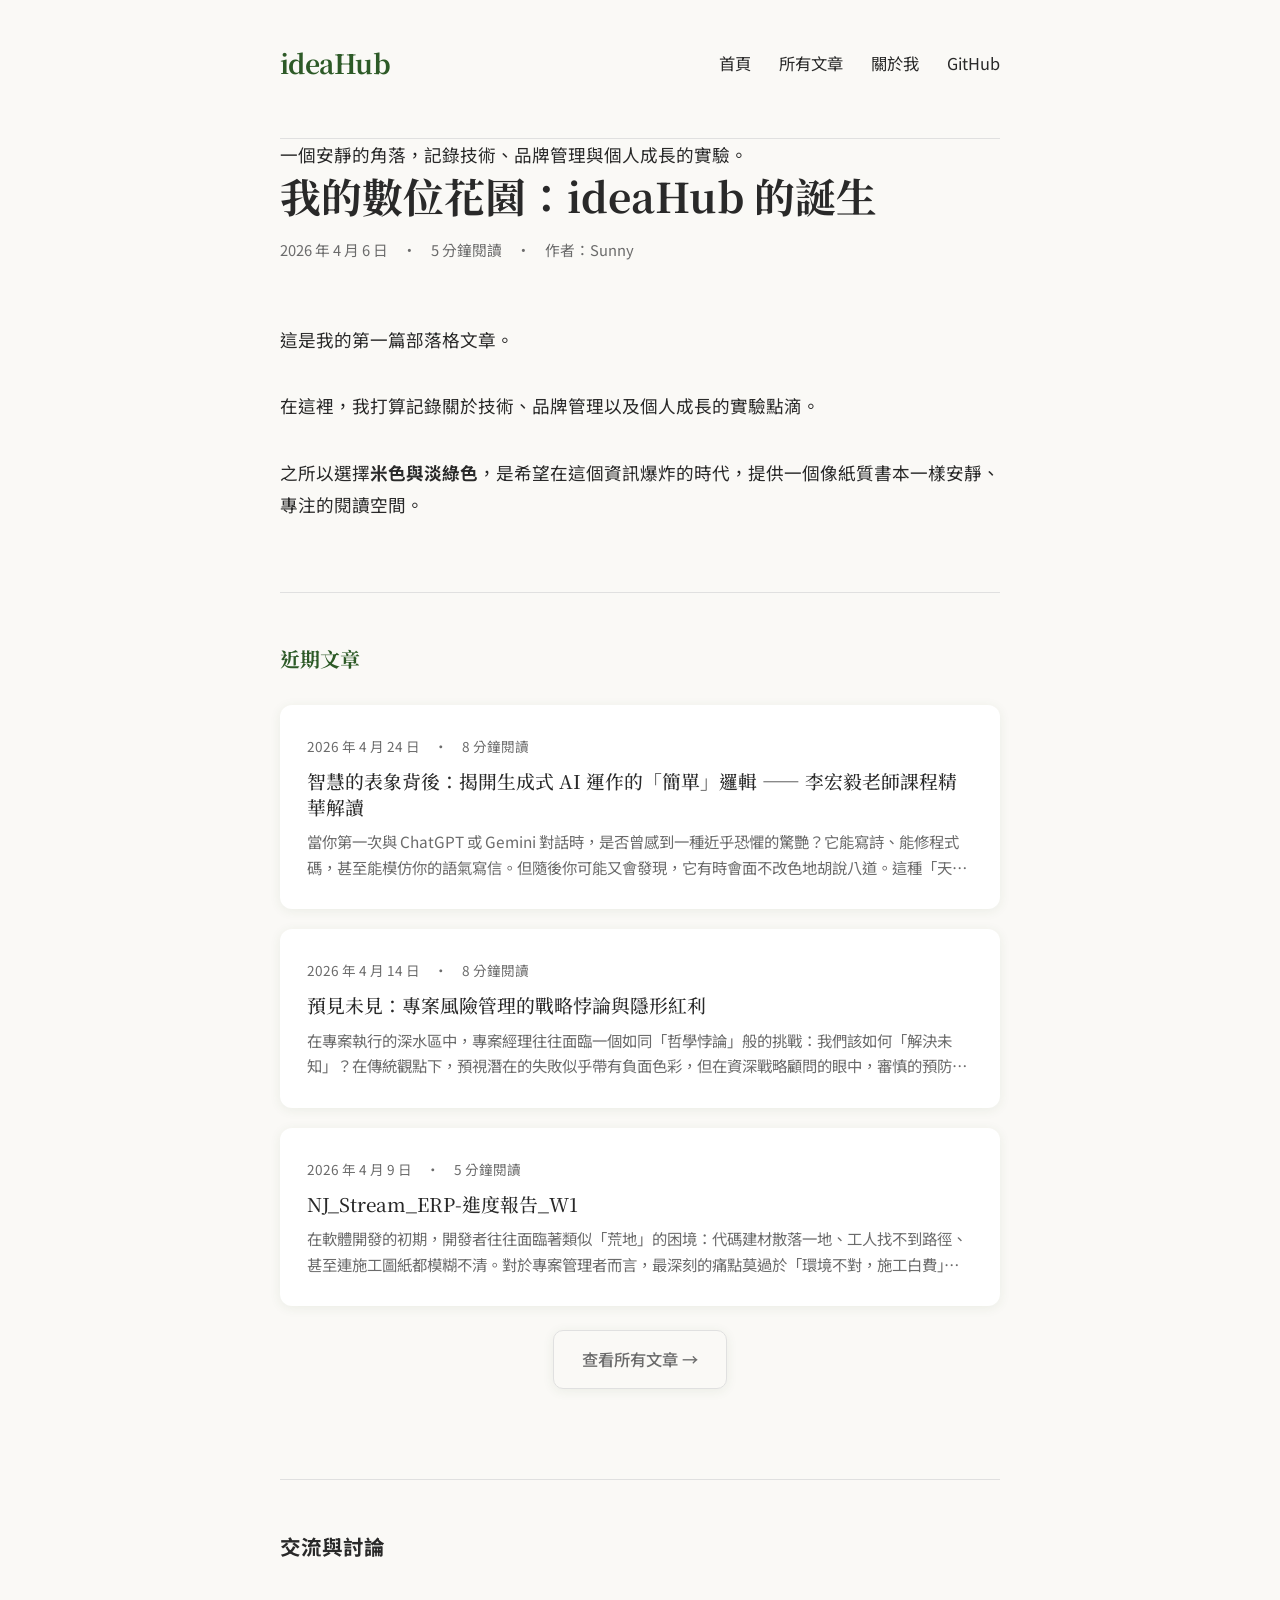
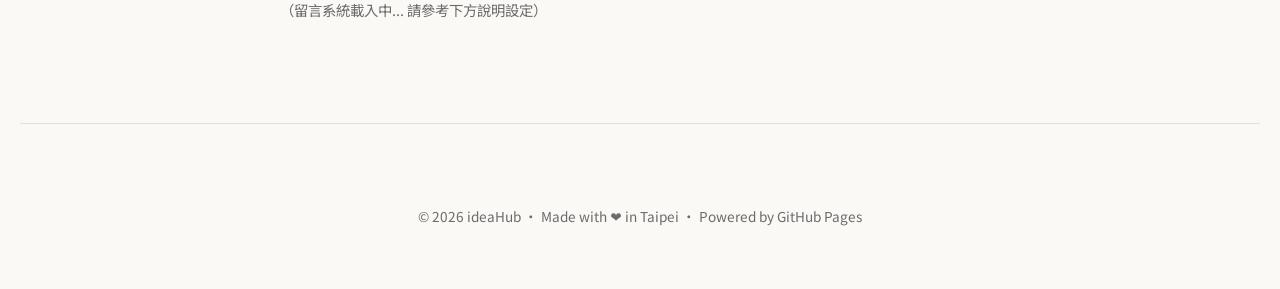
<file: index.html>
<!DOCTYPE html>

<html lang="zh-TW">
<head>
<meta charset="utf-8"/>
<meta content="width=device-width, initial-scale=1.0" name="viewport"/>
<title>ideaHub | 數位花園</title>
<link href="data:image/svg+xml,&lt;svg xmlns=%22http://www.w3.org/2000/svg%22 viewBox=%220 0 100 100%22&gt;&lt;text y=%2290%22 font-size=%2290%22&gt;🌿&lt;/text&gt;&lt;/svg&gt;" rel="icon"/>
<link href="https://fonts.googleapis.com/css2?family=Noto+Sans+TC:wght@300;400&amp;family=Noto+Serif+TC:wght@700&amp;display=swap" rel="stylesheet"/>
<link href="style.css" rel="stylesheet"/>
</head>
<body>
<nav>
<a class="logo" href="index.html">ideaHub</a>
<div class="nav-links">
<a href="index.html">首頁</a>
<a href="archive.html">所有文章</a>
<a href="about.html">關於我</a>
<a href="https://github.com/AH431" rel="noopener" target="_blank">GitHub</a>
</div>
</nav>
<main>
<!-- Hero 區域 -->
<div class="hero">
<p>一個安靜的角落，記錄技術、品牌管理與個人成長的實驗。</p>
</div>
<article>
<header class="post-header">
<h1>我的數位花園：ideaHub 的誕生</h1>
<div class="post-meta">
<span>2026 年 4 月 6 日</span>
<span>•</span>
<span>5 分鐘閱讀</span>
<span>•</span>
<span>作者：Sunny</span>
</span>
</div>
</header>
<section class="post-content">
<p>這是我的第一篇部落格文章。<p></p>在這裡，我打算記錄關於技術、品牌管理以及個人成長的實驗點滴。</p>
<p>之所以選擇<strong>米色與淡綠色</strong>，是希望在這個資訊爆炸的時代，提供一個像紙質書本一樣安靜、專注的閱讀空間。</p>
</section>
</article>
<section class="recent-posts">
<h2>近期文章</h2>
<div class="post-card">
<div class="post-card-meta">
<span>2026 年 4 月 24 日</span>
<span>•</span>
<span>8 分鐘閱讀</span>
</div>
<h3><a href="post7.html">智慧的表象背後：揭開生成式 AI 運作的「簡單」邏輯 —— 李宏毅老師課程精華解讀</a></h3>
<p class="post-card-excerpt">當你第一次與 ChatGPT 或 Gemini 對話時，是否曾感到一種近乎恐懼的驚艷？它能寫詩、能修程式碼，甚至能模仿你的語氣寫信。但隨後你可能又會發現，它有時會面不改色地胡說八道。這種「天才」與「騙子」並存的神祕感，常讓大眾誤以為 AI …</p>
</div>
<div class="post-card">
<div class="post-card-meta">
<span>2026 年 4 月 14 日</span>
<span>•</span>
<span>8 分鐘閱讀</span>
</div>
<h3><a href="post6.html">預見未見：專案風險管理的戰略悖論與隱形紅利</a></h3>
<p class="post-card-excerpt">在專案執行的深水區中，專案經理往往面臨一個如同「哲學悖論」般的挑戰：我們該如何「解決未知」？在傳統觀點下，預視潛在的失敗似乎帶有負面色彩，但在資深戰略顧問的眼中，審慎的預防性思維並非負能量的宣洩，而是一種理性的戰略儲備。風險管理的核心價值，…</p>
</div>
<div class="post-card">
<div class="post-card-meta">
<span>2026 年 4 月 9 日</span>
<span>•</span>
<span>5 分鐘閱讀</span>
</div>
<h3><a href="post5.html">NJ_Stream_ERP-進度報告_W1</a></h3>
<p class="post-card-excerpt">在軟體開發的初期，開發者往往面臨著類似「荒地」的困境：代碼建材散落一地、工人找不到路徑、甚至連施工圖紙都模糊不清。對於專案管理者而言，最深刻的痛點莫過於「環境不對，施工白費」。原本空有代碼建材卻運不進去，指令工人也找不到工地——這正是環境變…</p>
</div>
</section>
<div style="text-align:center; margin: 1.5rem 0 2rem;">
<a href="archive.html" class="btn btn-secondary">查看所有文章 →</a>
</div>
<section id="comment-section">
<h3>交流與討論</h3>
<br/>
<p style="font-size: 0.9rem; color: var(--secondary-text);">（留言系統載入中... 請參考下方說明設定）</p>
</section>
</main>
<footer>
<p>© 2026 ideaHub • Made with ❤️ in Taipei • Powered by GitHub Pages</p>
</footer>
<script data-goatcounter="https://GOATCOUNTER_CODE.goatcounter.com/count" async src="//gc.zgo.at/count.js"></script>
</body>
</html>
</file>
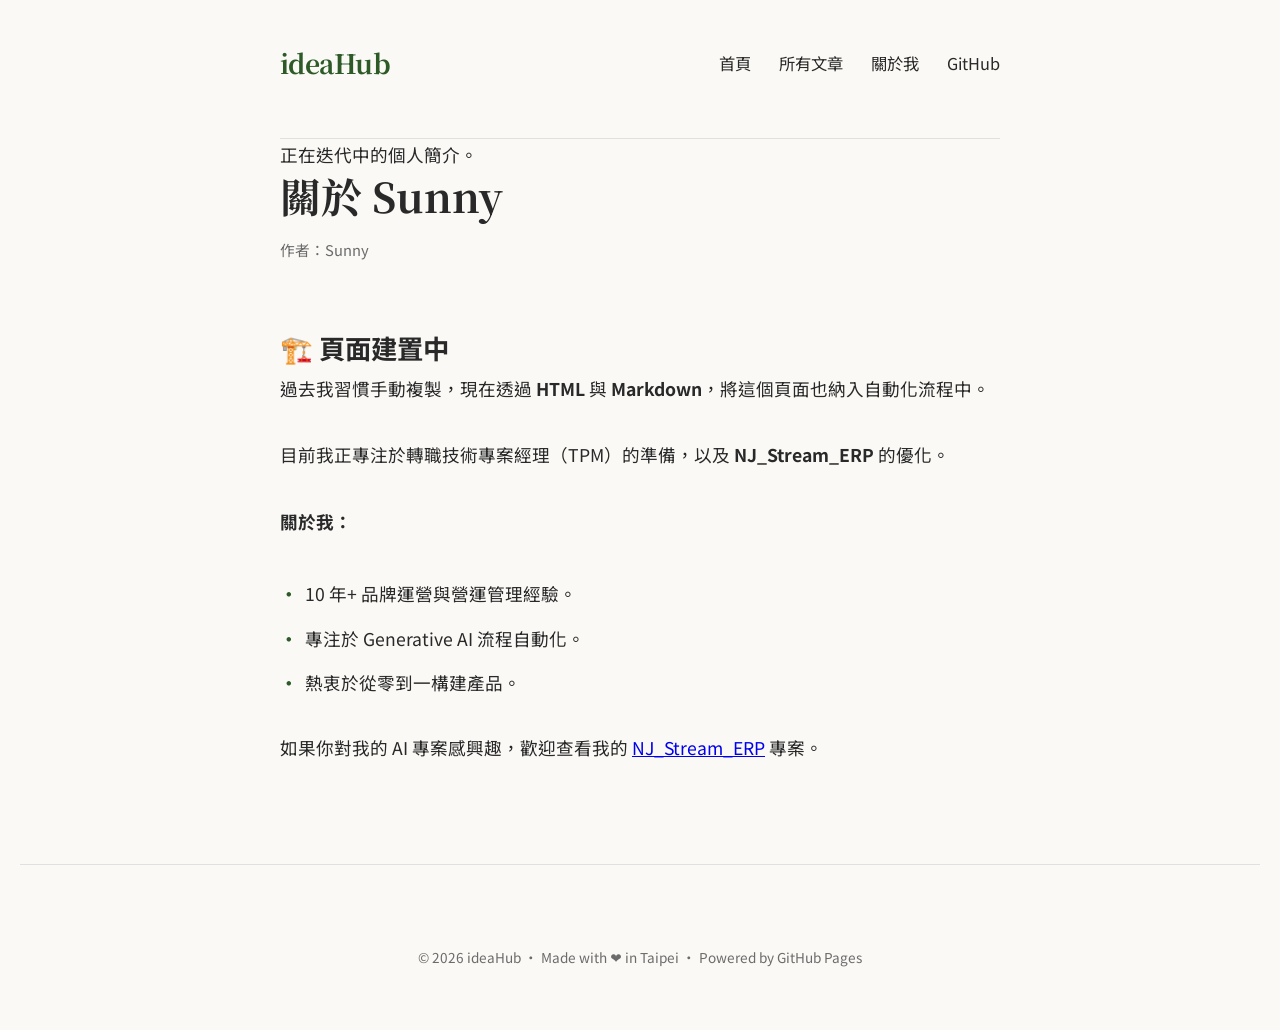
<file: about.html>
<!DOCTYPE html>
<html lang="zh-TW">
<head>
    <meta charset="UTF-8">
    <meta name="viewport" content="width=device-width, initial-scale=1.0">
    <title>ideaHub | 關於我</title>
    <meta name="description" content="正在迭代中的個人簡介">
    <link rel="icon" href="data:image/svg+xml,<svg xmlns=%22http://www.w3.org/2000/svg%22 viewBox=%220 0 100 100%22><text y=%2290%22 font-size=%2290%22>🌿</text></svg>">
    <link href="https://fonts.googleapis.com/css2?family=Noto+Sans+TC:wght@300;400&family=Noto+Serif+TC:wght@700&display=swap" rel="stylesheet">
    <link rel="stylesheet" href="style.css">
</head>
<body>

    <nav>
        <a href="index.html" class="logo">ideaHub</a>
        <div class="nav-links">
            <a href="index.html">首頁</a>
            <a href="archive.html">所有文章</a>
            <a href="about.html">關於我</a>
            <a href="https://github.com/AH431" target="_blank" rel="noopener">GitHub</a>
        </div>
    </nav>

    <main>
        <div class="hero">
            <p>正在迭代中的個人簡介。</p>
        </div>
        <article>
            <header class="post-header">
                <h1>關於 Sunny</h1>
                <div class="post-meta">
                    <span>作者：Sunny</span>
                </div>
            </header>
            <section class="post-content">

                <h2>🏗️ 頁面建置中</h2>
                <p>過去我習慣手動複製，現在透過 <strong>HTML</strong> 與 <strong>Markdown</strong>，將這個頁面也納入自動化流程中。</p>
                <p>目前我正專注於轉職技術專案經理（TPM）的準備，以及 <strong>NJ_Stream_ERP</strong> 的優化。</p>

                <p><strong>關於我：</strong></p>
                <ul>
                    <li>10 年+ 品牌運營與營運管理經驗。</li>
                    <li>專注於 Generative AI 流程自動化。</li>
                    <li>熱衷於從零到一構建產品。</li>
                </ul>

                <p>如果你對我的 AI 專案感興趣，歡迎查看我的 <a href="https://github.com/AH431/NJ_Stream_ERP" target="_blank" rel="noopener">NJ_Stream_ERP</a> 專案。</p>

            </section>
        </article>
    </main>

    <footer>
        <p>&copy; 2026 ideaHub • Made with ❤️ in Taipei • Powered by GitHub Pages</p>
    </footer>

    <script data-goatcounter="https://GOATCOUNTER_CODE.goatcounter.com/count" async src="//gc.zgo.at/count.js"></script>
</body>
</html>
</file>
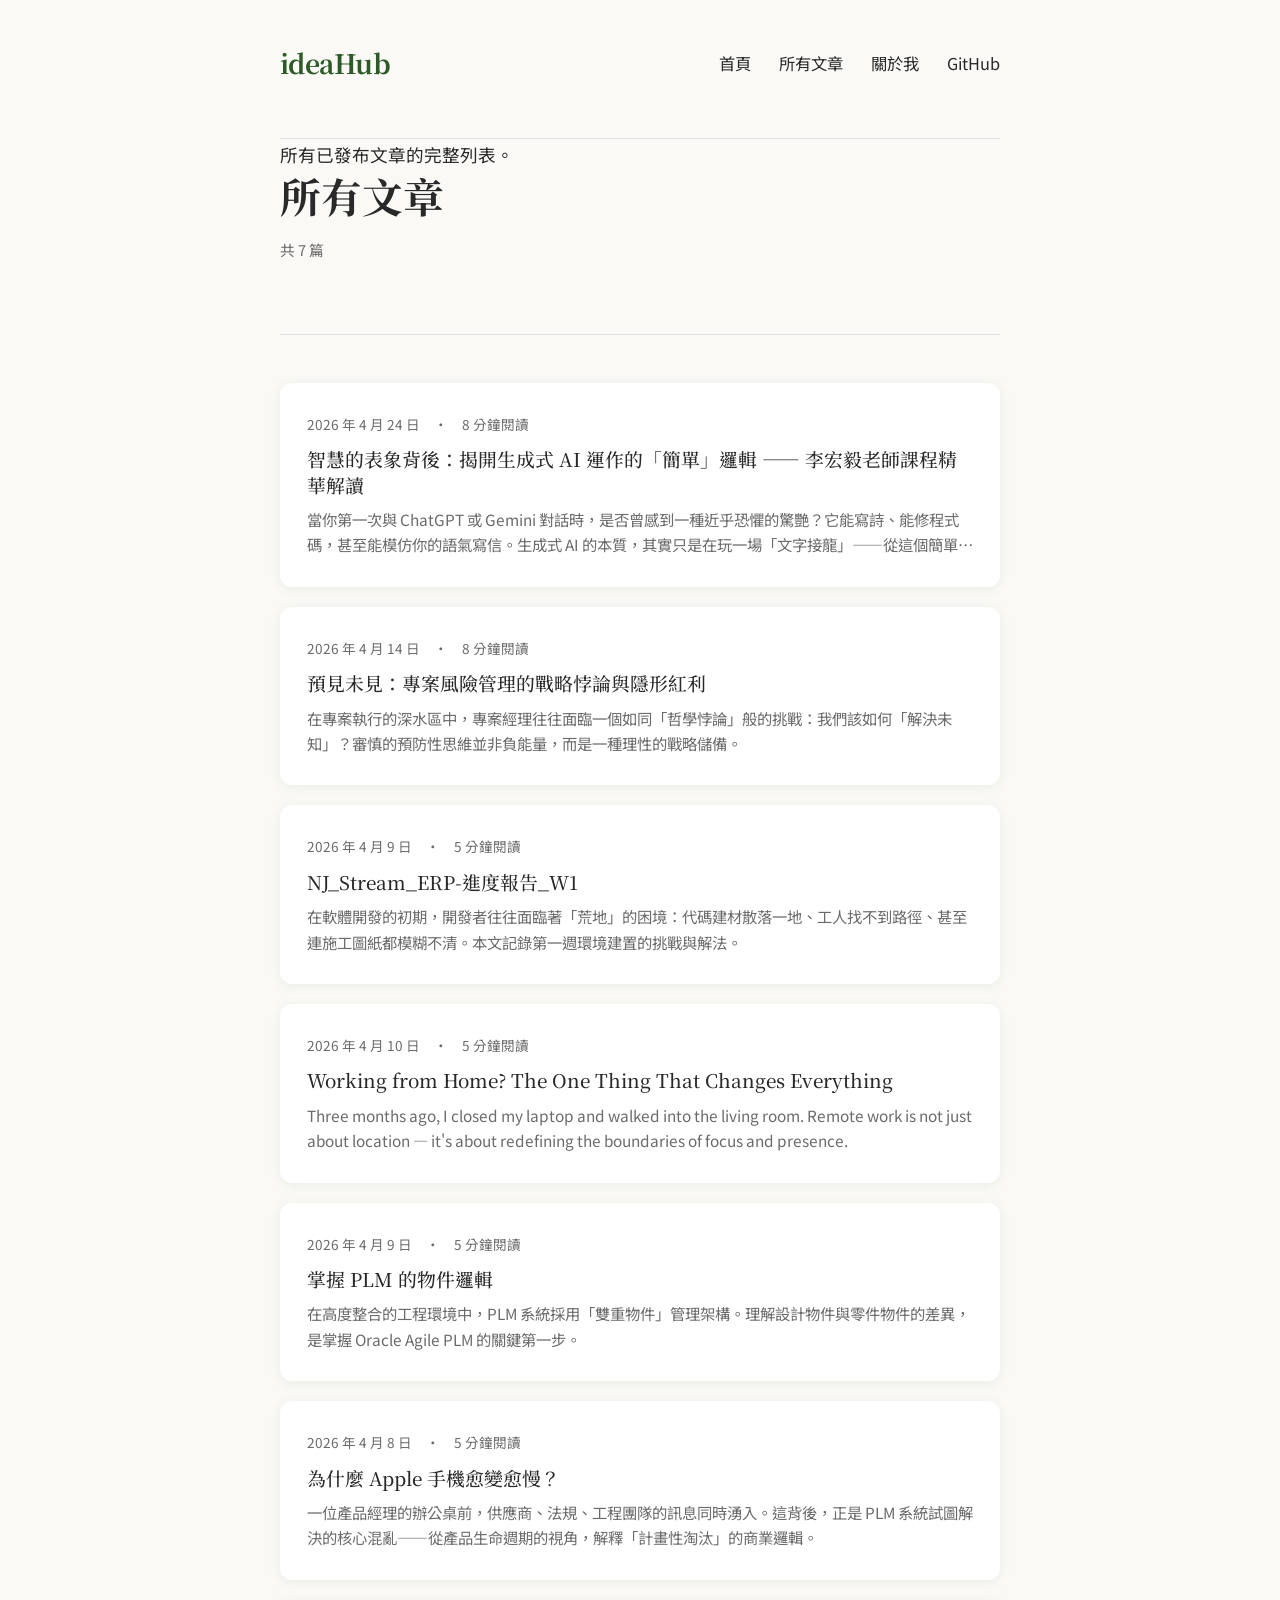
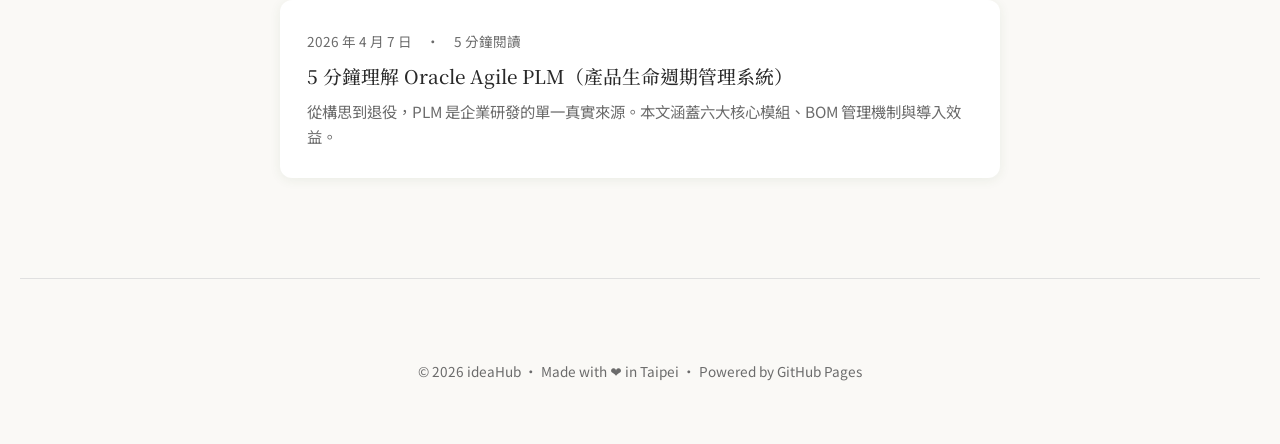
<file: archive.html>
<!DOCTYPE html>
<html lang="zh-TW">
<head>
    <meta charset="UTF-8">
    <meta name="viewport" content="width=device-width, initial-scale=1.0">
    <title>ideaHub | 所有文章</title>
    <link rel="icon" href="data:image/svg+xml,<svg xmlns=%22http://www.w3.org/2000/svg%22 viewBox=%220 0 100 100%22><text y=%2290%22 font-size=%2290%22>🌿</text></svg>">
    <link href="https://fonts.googleapis.com/css2?family=Noto+Sans+TC:wght@300;400&family=Noto+Serif+TC:wght@700&display=swap" rel="stylesheet">
    <link rel="stylesheet" href="style.css">
</head>
<body>

    <nav>
        <a href="index.html" class="logo">ideaHub</a>
        <div class="nav-links">
            <a href="index.html">首頁</a>
            <a href="archive.html">所有文章</a>
            <a href="about.html">關於我</a>
            <a href="https://github.com/AH431" target="_blank" rel="noopener">GitHub</a>
        </div>
    </nav>

    <main>
        <div class="hero">
            <p>所有已發布文章的完整列表。</p>
        </div>
        <article>
            <header class="post-header">
                <h1>所有文章</h1>
                <div class="post-meta">
                    <span>共 7 篇</span>
                </div>
            </header>
        </article>

        <section class="recent-posts">

            <div class="post-card">
                <div class="post-card-meta">
                    <span>2026 年 4 月 24 日</span>
                    <span>•</span>
                    <span>8 分鐘閱讀</span>
                </div>
                <h3><a href="post7.html">智慧的表象背後：揭開生成式 AI 運作的「簡單」邏輯 —— 李宏毅老師課程精華解讀</a></h3>
                <p class="post-card-excerpt">當你第一次與 ChatGPT 或 Gemini 對話時，是否曾感到一種近乎恐懼的驚艷？它能寫詩、能修程式碼，甚至能模仿你的語氣寫信。生成式 AI 的本質，其實只是在玩一場「文字接龍」——從這個簡單概念出發，揭開智慧背後的邏輯。</p>
            </div>

            <div class="post-card">
                <div class="post-card-meta">
                    <span>2026 年 4 月 14 日</span>
                    <span>•</span>
                    <span>8 分鐘閱讀</span>
                </div>
                <h3><a href="post6.html">預見未見：專案風險管理的戰略悖論與隱形紅利</a></h3>
                <p class="post-card-excerpt">在專案執行的深水區中，專案經理往往面臨一個如同「哲學悖論」般的挑戰：我們該如何「解決未知」？審慎的預防性思維並非負能量，而是一種理性的戰略儲備。</p>
            </div>

            <div class="post-card">
                <div class="post-card-meta">
                    <span>2026 年 4 月 9 日</span>
                    <span>•</span>
                    <span>5 分鐘閱讀</span>
                </div>
                <h3><a href="post5.html">NJ_Stream_ERP-進度報告_W1</a></h3>
                <p class="post-card-excerpt">在軟體開發的初期，開發者往往面臨著「荒地」的困境：代碼建材散落一地、工人找不到路徑、甚至連施工圖紙都模糊不清。本文記錄第一週環境建置的挑戰與解法。</p>
            </div>

            <div class="post-card">
                <div class="post-card-meta">
                    <span>2026 年 4 月 10 日</span>
                    <span>•</span>
                    <span>5 分鐘閱讀</span>
                </div>
                <h3><a href="post4.html">Working from Home? The One Thing That Changes Everything</a></h3>
                <p class="post-card-excerpt">Three months ago, I closed my laptop and walked into the living room. Remote work is not just about location — it's about redefining the boundaries of focus and presence.</p>
            </div>

            <div class="post-card">
                <div class="post-card-meta">
                    <span>2026 年 4 月 9 日</span>
                    <span>•</span>
                    <span>5 分鐘閱讀</span>
                </div>
                <h3><a href="post3.html">掌握 PLM 的物件邏輯</a></h3>
                <p class="post-card-excerpt">在高度整合的工程環境中，PLM 系統採用「雙重物件」管理架構。理解設計物件與零件物件的差異，是掌握 Oracle Agile PLM 的關鍵第一步。</p>
            </div>

            <div class="post-card">
                <div class="post-card-meta">
                    <span>2026 年 4 月 8 日</span>
                    <span>•</span>
                    <span>5 分鐘閱讀</span>
                </div>
                <h3><a href="post2.html">為什麼 Apple 手機愈變愈慢？</a></h3>
                <p class="post-card-excerpt">一位產品經理的辦公桌前，供應商、法規、工程團隊的訊息同時湧入。這背後，正是 PLM 系統試圖解決的核心混亂——從產品生命週期的視角，解釋「計畫性淘汰」的商業邏輯。</p>
            </div>

            <div class="post-card">
                <div class="post-card-meta">
                    <span>2026 年 4 月 7 日</span>
                    <span>•</span>
                    <span>5 分鐘閱讀</span>
                </div>
                <h3><a href="post1.html">5 分鐘理解 Oracle Agile PLM（產品生命週期管理系統）</a></h3>
                <p class="post-card-excerpt">從構思到退役，PLM 是企業研發的單一真實來源。本文涵蓋六大核心模組、BOM 管理機制與導入效益。</p>
            </div>

        </section>
    </main>

    <footer>
        <p>&copy; 2026 ideaHub • Made with ❤️ in Taipei • Powered by GitHub Pages</p>
    </footer>

    <script data-goatcounter="https://GOATCOUNTER_CODE.goatcounter.com/count" async src="//gc.zgo.at/count.js"></script>
</body>
</html>
</file>
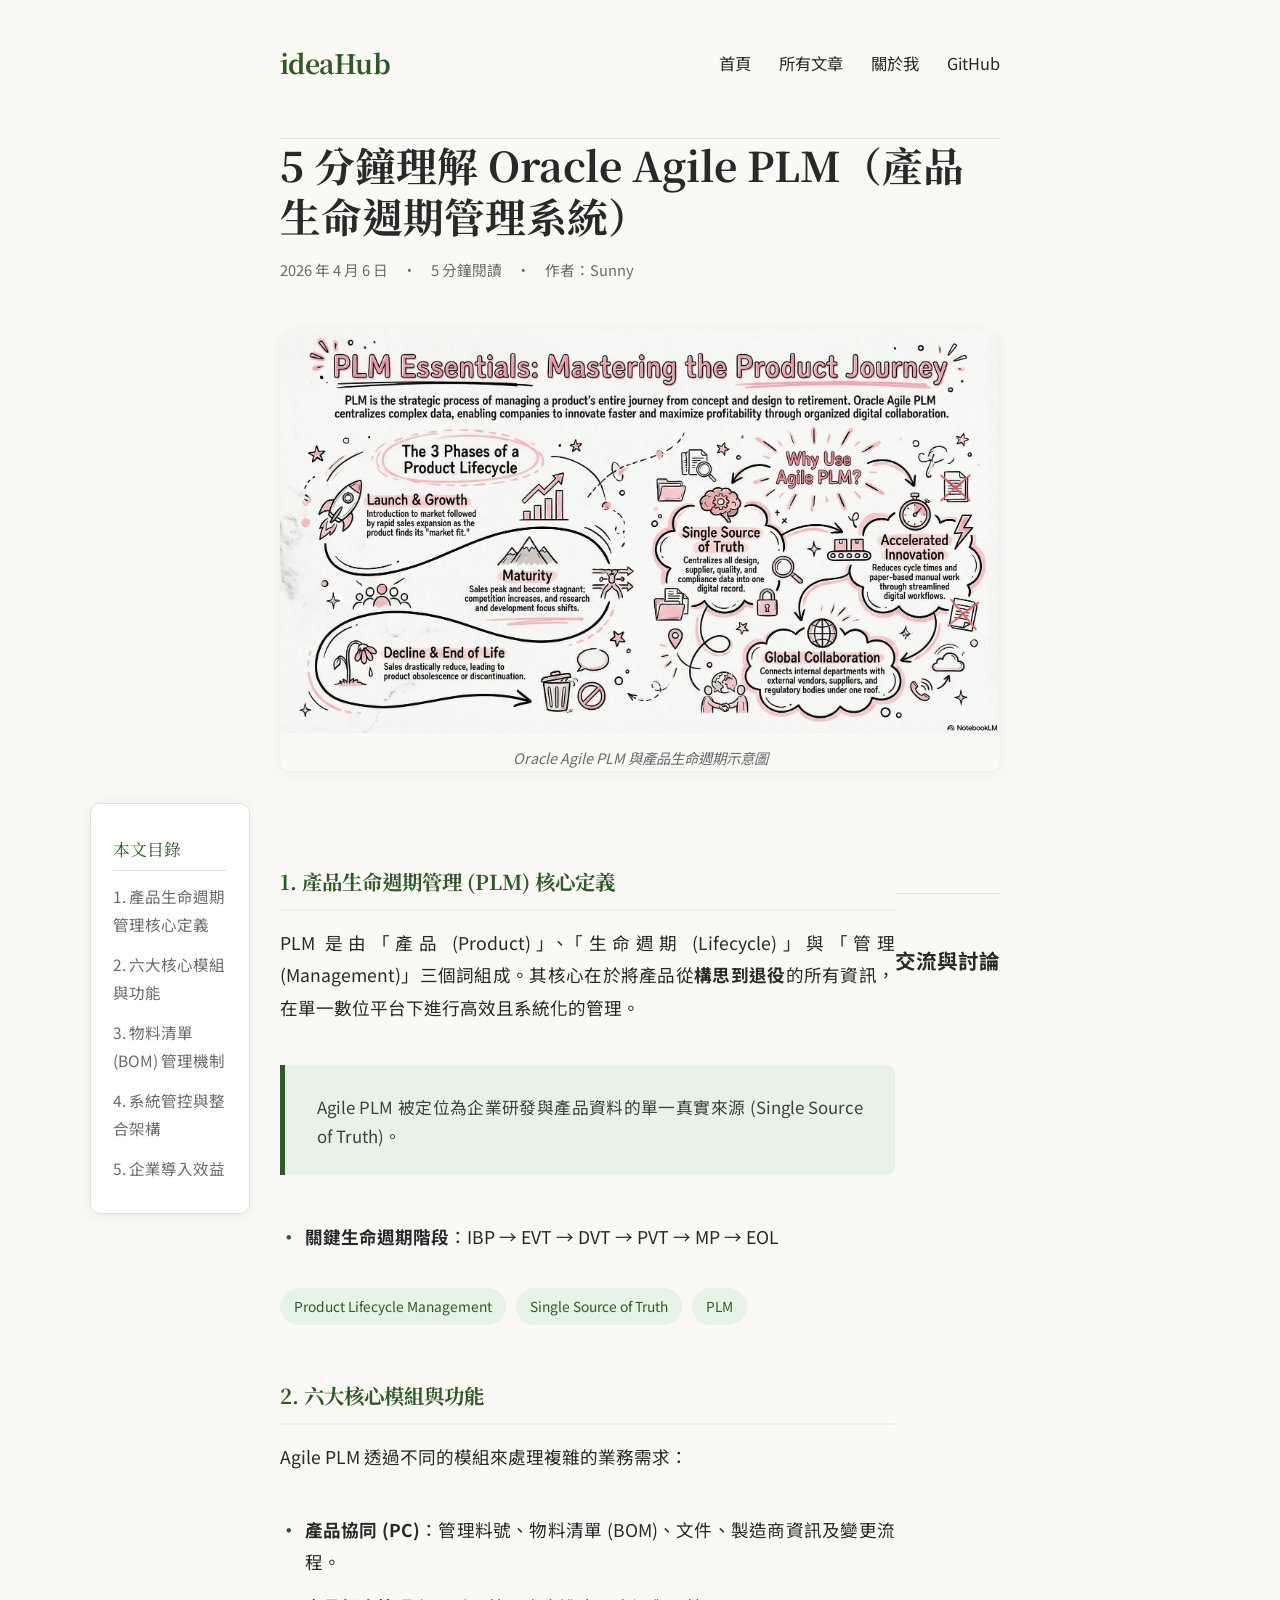
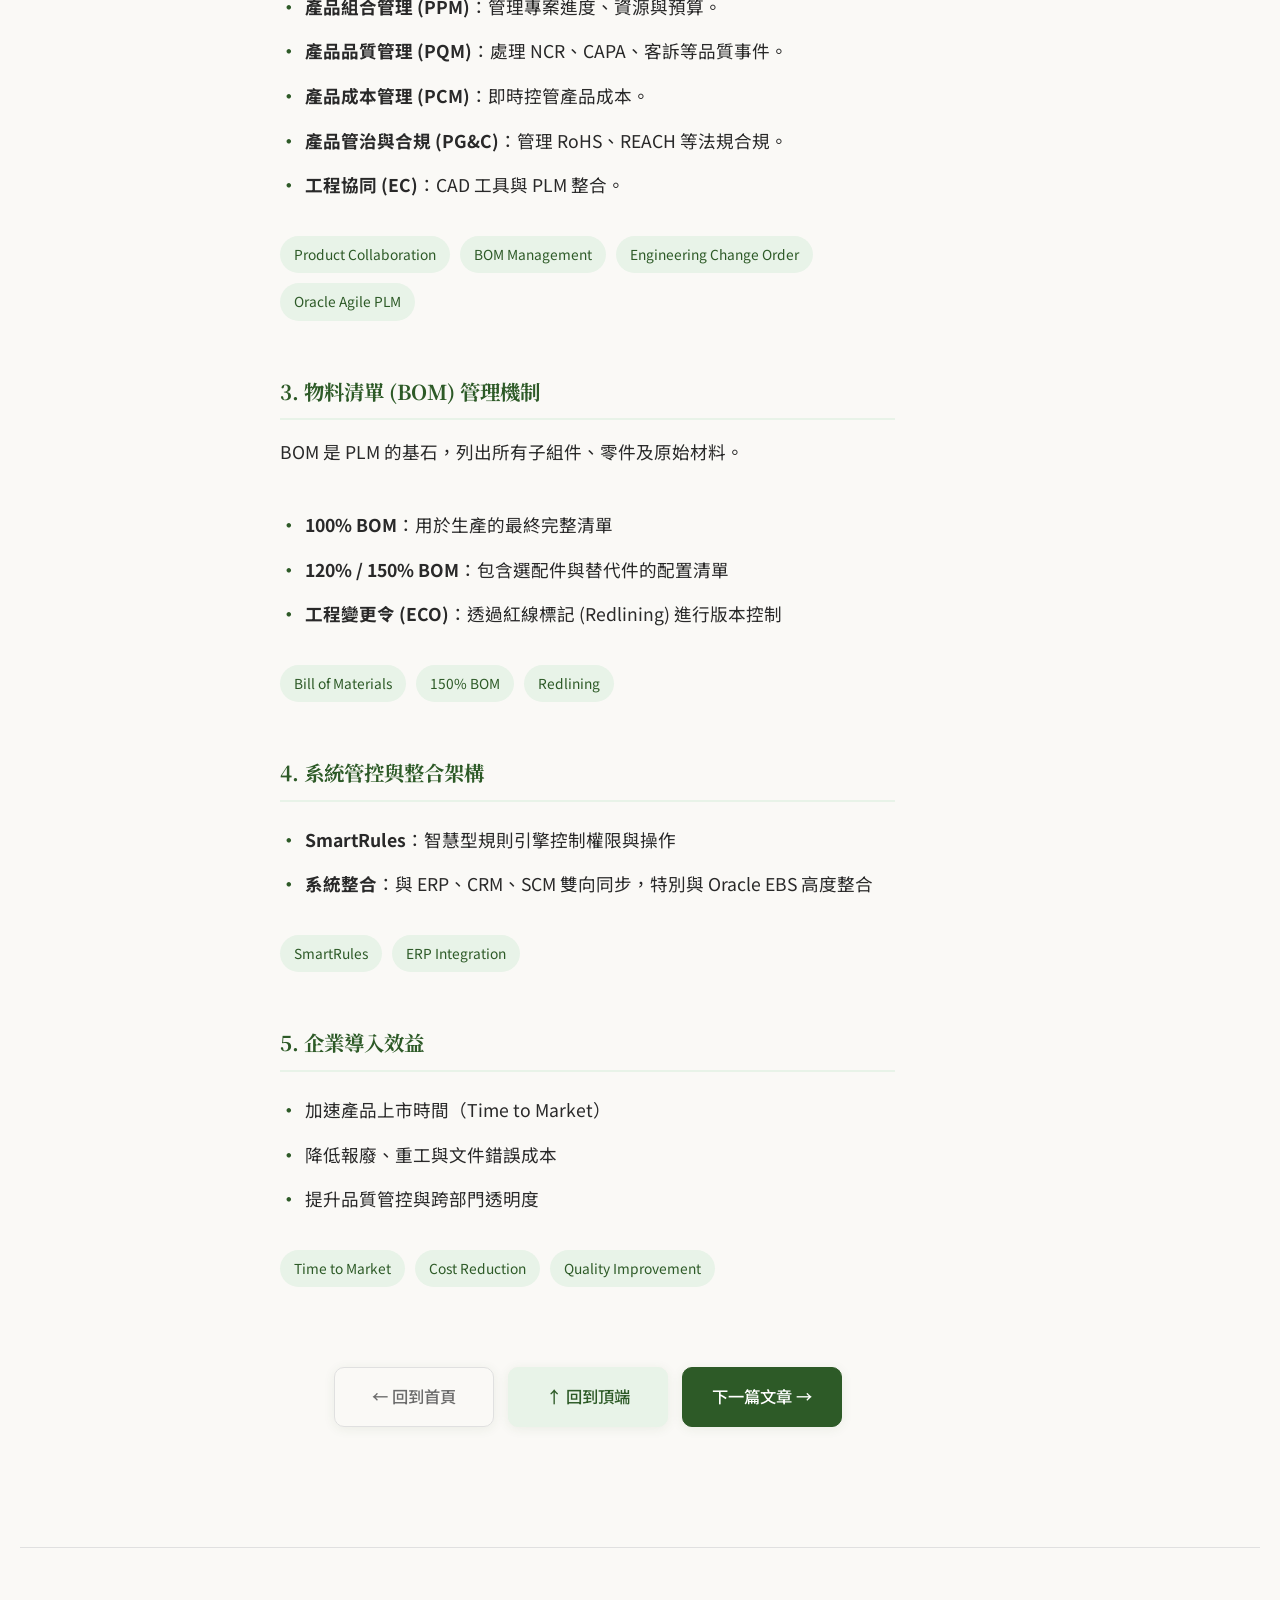
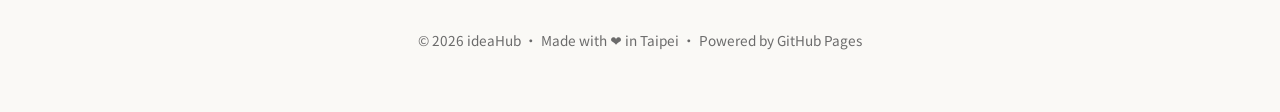
<file: post1.html>
<!DOCTYPE html>
<html lang="zh-TW">
<head>
    <meta charset="UTF-8">
    <meta name="viewport" content="width=device-width, initial-scale=1.0">
    <title>ideaHub | Oracle Agile PLM（產品生命週期管理系統）</title>
    <link rel="icon" href="data:image/svg+xml,<svg xmlns=%22http://www.w3.org/2000/svg%22 viewBox=%220 0 100 100%22><text y=%2290%22 font-size=%2290%22>🌿</text></svg>">
    <link href="https://fonts.googleapis.com/css2?family=Noto+Sans+TC:wght@300;400&family=Noto+Serif+TC:wght@700&display=swap" rel="stylesheet">
    <link rel="stylesheet" href="style.css">
</head>
<body>

    <nav>
        <a href="index.html" class="logo">ideaHub</a>
        <div class="nav-links">
            <a href="index.html">首頁</a>
            <a href="archive.html">所有文章</a>
            <a href="about.html">關於我</a>
            <a href="https://github.com/AH431" target="_blank" rel="noopener">GitHub</a>
        </div>
    </nav>

    <main class="article-container">
        <article>
            <header class="post-header">
                <h1>5 分鐘理解 Oracle Agile PLM（產品生命週期管理系統）</h1>
                <div class="post-meta">
                    <span>2026 年 4 月 6 日</span>
                    <span>•</span>
                    <span>5 分鐘閱讀</span>
                    <span>•</span>
                    <span>作者：Sunny</span>
                </div>
            </header>

            <!-- Featured Image -->
            <figure class="featured-image">
                <img src="static/Oracle Agile PLM.jpg" alt="Oracle Agile PLM 系統概念圖">
                <figcaption>Oracle Agile PLM 與產品生命週期示意圖</figcaption>
            </figure>

            <div class="content-layout">

            <!-- HackMD 風格：左側 TOC -->
            <div class="toc-sidebar">
                <nav class="toc" aria-label="文章目錄">
<ul>
<li class="toc-title">本文目錄</li>
                        <li><a href="#section1">1. 產品生命週期管理核心定義</a></li>
                        <li><a href="#section2">2. 六大核心模組與功能</a></li>
                        <li><a href="#section3">3. 物料清單 (BOM) 管理機制</a></li>
                        <li><a href="#section4">4. 系統管控與整合架構</a></li>
                        <li><a href="#section5">5. 企業導入效益</a></li>
                    </ul>
                </nav>
            </div>

            <!-- 正文區域 -->
            <div class="post-main-content">
                <section class="post-content">
                    <h3 id="section1">1. 產品生命週期管理 (PLM) 核心定義</h3>
                <p>PLM 是由「產品 (Product)」、「生命週期 (Lifecycle)」與「管理 (Management)」三個詞組成。其核心在於將產品從<strong>構思到退役</strong>的所有資訊，在單一數位平台下進行高效且系統化的管理。</p>
                
                <blockquote>
                    Agile PLM 被定位為企業研發與產品資料的單一真實來源 (Single Source of Truth)。
                </blockquote>
                
                <ul>
                    <li><strong>關鍵生命週期階段</strong>：IBP → EVT → DVT → PVT → MP → EOL</li>
                </ul>

                <div class="keywords">
                    <span>Product Lifecycle Management</span>
                    <span>Single Source of Truth</span>
                    <span>PLM</span>
                </div>

                <h3 id="section2">2. 六大核心模組與功能</h3>
                <p>Agile PLM 透過不同的模組來處理複雜的業務需求：</p>
                <ul>
                    <li><strong>產品協同 (PC)</strong>：管理料號、物料清單 (BOM)、文件、製造商資訊及變更流程。</li>
                    <li><strong>產品組合管理 (PPM)</strong>：管理專案進度、資源與預算。</li>
                    <li><strong>產品品質管理 (PQM)</strong>：處理 NCR、CAPA、客訴等品質事件。</li>
                    <li><strong>產品成本管理 (PCM)</strong>：即時控管產品成本。</li>
                    <li><strong>產品管治與合規 (PG&amp;C)</strong>：管理 RoHS、REACH 等法規合規。</li>
                    <li><strong>工程協同 (EC)</strong>：CAD 工具與 PLM 整合。</li>
                </ul>

                <div class="keywords">
                    <span>Product Collaboration</span>
                    <span>BOM Management</span>
                    <span>Engineering Change Order</span>
                    <span>Oracle Agile PLM</span>
                </div>

                <h3 id="section3">3. 物料清單 (BOM) 管理機制</h3>
                <p>BOM 是 PLM 的基石，列出所有子組件、零件及原始材料。</p>
                <ul>
                    <li><strong>100% BOM</strong>：用於生產的最終完整清單</li>
                    <li><strong>120% / 150% BOM</strong>：包含選配件與替代件的配置清單</li>
                    <li><strong>工程變更令 (ECO)</strong>：透過紅線標記 (Redlining) 進行版本控制</li>
                </ul>

                <div class="keywords">
                    <span>Bill of Materials</span>
                    <span>150% BOM</span>
                    <span>Redlining</span>
                </div>

                <h3 id="section4">4. 系統管控與整合架構</h3>
                <ul>
                    <li><strong>SmartRules</strong>：智慧型規則引擎控制權限與操作</li>
                    <li><strong>系統整合</strong>：與 ERP、CRM、SCM 雙向同步，特別與 Oracle EBS 高度整合</li>
                </ul>

                <div class="keywords">
                    <span>SmartRules</span>
                    <span>ERP Integration</span>
                </div>

                <h3 id="section5">5. 企業導入效益</h3>
                <ul>
                    <li>加速產品上市時間（Time to Market）</li>
                    <li>降低報廢、重工與文件錯誤成本</li>
                    <li>提升品質管控與跨部門透明度</li>
                </ul>

                <div class="keywords">
                    <span>Time to Market</span>
                    <span>Cost Reduction</span>
                    <span>Quality Improvement</span>
                </div>
            </section>
            <!-- ==================== 優化後的文末區塊 ==================== -->
            <div class="post-footer">
                <!-- 三個按鈕 -->
                <div class="post-navigation">
                    <div class="nav-buttons">
                        <a href="index.html" class="btn btn-secondary">← 回到首頁</a>
                        <a href="#" class="btn btn-top">↑ 回到頂端</a>                        
                        <a href="post2.html" class="btn btn-primary">下一篇文章 →</a>
                    </div>
                </div>
               

                <!-- 訪客統計（本站總訪問量 + 本文閱讀量） -->
                </div>
            </div>
            <section id="comment-section">
            <h3>交流與討論</h3>
                    <script src="https://giscus.app/client.js"
        data-repo="AH431/ideaHub"
        data-repo-id="R_kgDONjkuqQ"
        data-category="General"
        data-category-id="DIC_kwDONjkuqc4C6KzI"
        data-mapping="pathname"
        data-strict="0"
        data-reactions-enabled="1"
        data-emit-metadata="0"
        data-input-position="bottom"
        data-theme="preferred_color_scheme"
        data-lang="zh-TW"
        crossorigin="anonymous"
        async>
</script>
        </section>
            <!-- ==================== 文末結束 ==================== -->
            </div><!-- end post-main-content -->
            </div><!-- end content-layout -->

        </article>
    </main>

    <footer>
        <p>&copy; 2026 ideaHub • Made with ❤️ in Taipei • Powered by GitHub Pages</p>
    </footer>

    <script data-goatcounter="https://ah431.goatcounter.com/count" async src="//gc.zgo.at/count.js"></script>
</body>
</html>
</file>
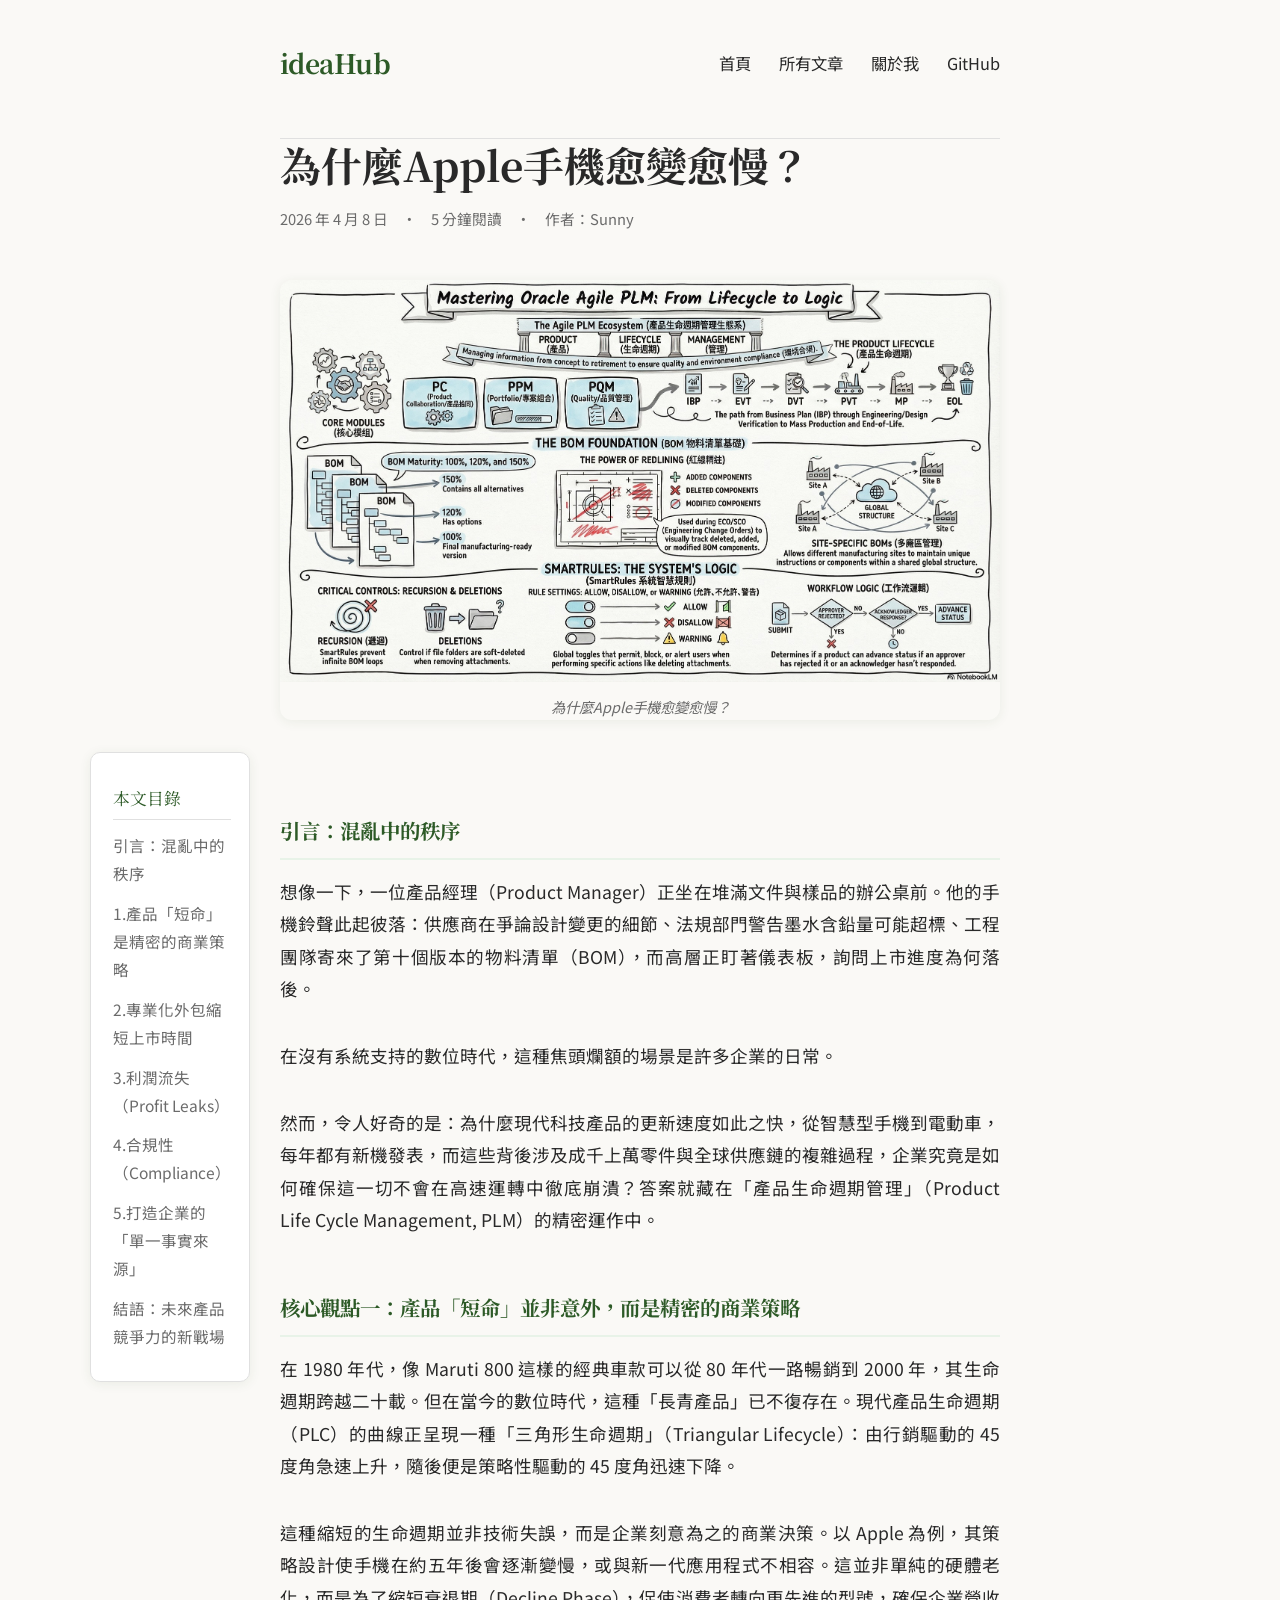
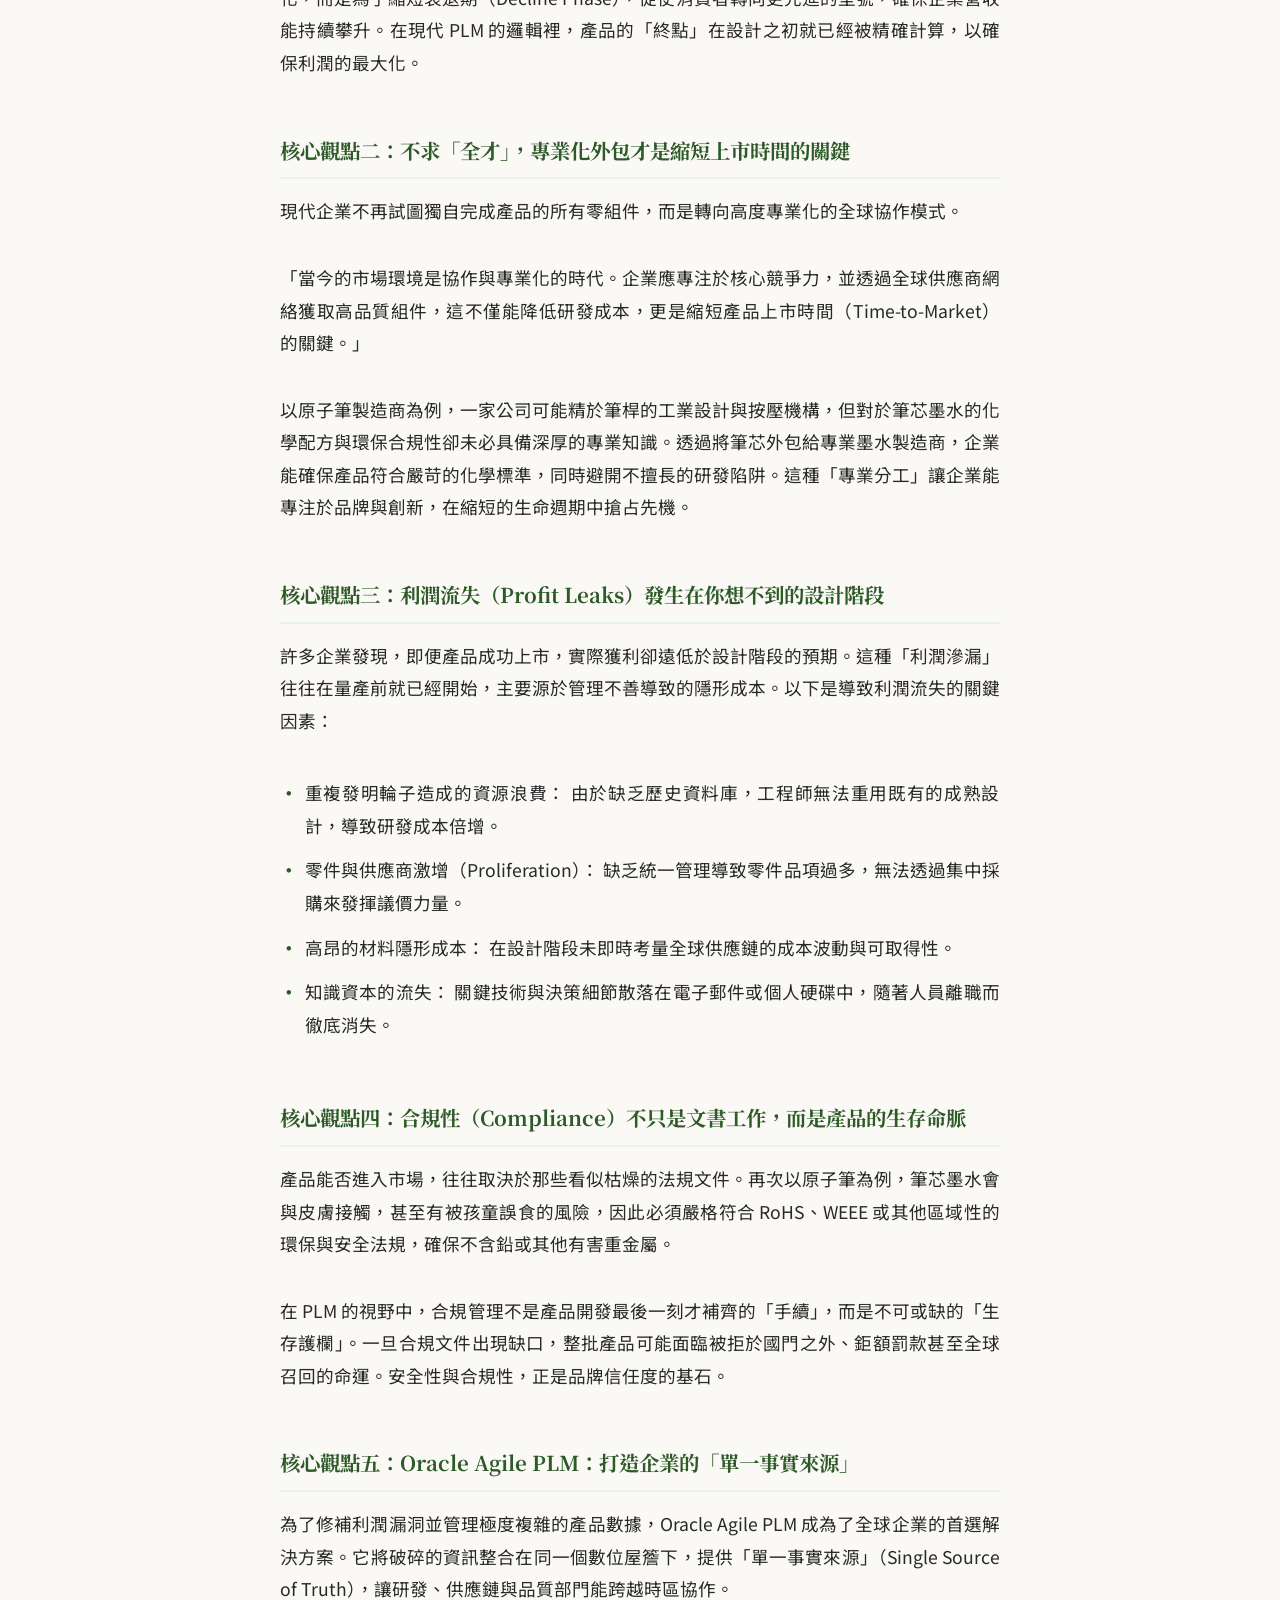
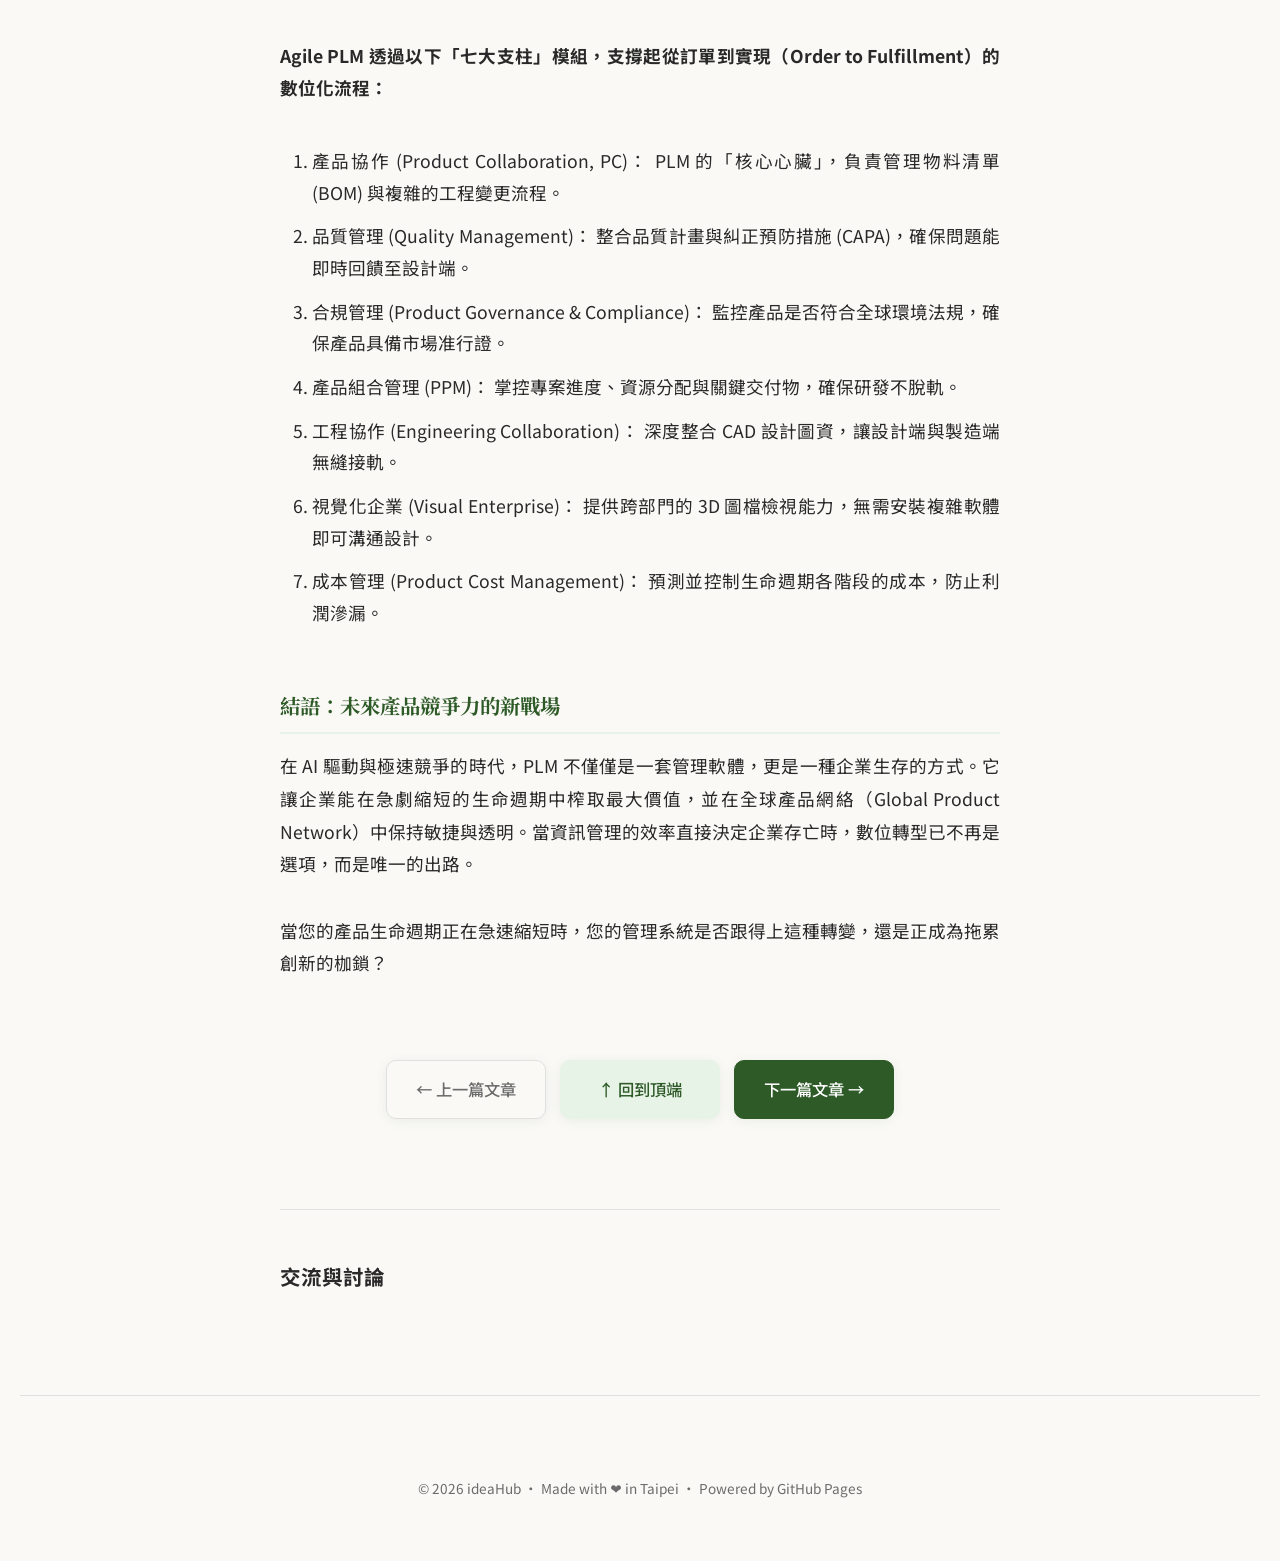
<file: post2.html>
<!DOCTYPE html>
<html lang="zh-TW">
<head>
    <meta charset="UTF-8">
    <meta name="viewport" content="width=device-width, initial-scale=1.0">
    <title>ideaHub | 為什麼Apple手機愈變愈慢？</title>
    <link rel="icon" href="data:image/svg+xml,<svg xmlns=%22http://www.w3.org/2000/svg%22 viewBox=%220 0 100 100%22><text y=%2290%22 font-size=%2290%22>🌿</text></svg>">
    <link href="https://fonts.googleapis.com/css2?family=Noto+Sans+TC:wght@300;400&family=Noto+Serif+TC:wght@700&display=swap" rel="stylesheet">
    <link rel="stylesheet" href="style.css">
</head>
<body>

    <nav>
        <a href="index.html" class="logo">ideaHub</a>
        <div class="nav-links">
            <a href="index.html">首頁</a>
            <a href="archive.html">所有文章</a>
            <a href="about.html">關於我</a>
            <a href="https://github.com/AH431" target="_blank" rel="noopener">GitHub</a>
        </div>
    </nav>

    <main class="article-container">
        <article>
            <header class="post-header">
                <h1>為什麼Apple手機愈變愈慢？</h1>
                <div class="post-meta">
                    <span>2026 年 4 月 8 日</span>
                    <span>•</span>
                    <span>5 分鐘閱讀</span>
                    <span>•</span>
                    <span>作者：Sunny</span>
                </div>
            </header>

            <!-- Featured Image -->
            <figure class="featured-image">
                <img src="static/Oracle PLM.jpg" alt="為什麼Apple手機愈變愈慢？">
                <figcaption>為什麼Apple手機愈變愈慢？</figcaption>
            </figure>

            <div class="content-layout">

            <!-- HackMD 風格：左側 TOC -->
            <div class="toc-sidebar">
                <nav class="toc" aria-label="文章目錄">
<ul>
<li class="toc-title">本文目錄</li><ul><li><a href="#引言-混亂中的秩序" title="引言：混亂中的秩序">引言：混亂中的秩序</a></li><li><a href="#核心觀點一-產品-短命-並非意外-而是精密的商業策略" title="核心觀點一：產品「短命」並非意外，而是精密的商業策略">1.產品「短命」是精密的商業策略</a></li><li><a href="#核心觀點二-不求-全才-專業化外包才是縮短上市時間的關鍵" title="核心觀點二：不求「全才」，專業化外包才是縮短上市時間的關鍵">2.專業化外包縮短上市時間</a></li><li><a href="#核心觀點三-利潤流失-profit-leaks-發生在你想不到的設計階段" title="核心觀點三：利潤流失（Profit Leaks）發生在你想不到的設計階段">3.利潤流失（Profit Leaks）</a></li><li><a href="#核心觀點四-合規性-compliance-不只是文書工作-而是產品的生存命脈" title="核心觀點四：合規性（Compliance）不只是文書工作，而是產品的生存命脈">4.合規性（Compliance）</a></li><li><a href="#核心觀點五-oracle-agile-plm-打造企業的-單一事實來源" title="核心觀點五：Oracle Agile PLM：打造企業的「單一事實來源」">5.打造企業的「單一事實來源」</a></li><li><a href="#結語-未來產品競爭力的新戰場" title="結語：未來產品競爭力的新戰場">結語：未來產品競爭力的新戰場</a></li></ul></ul>
</nav>
            </div>

            <!-- 正文區域 -->
            <div class="post-main-content">
                <section class="post-content">
                    <h3 id="引言-混亂中的秩序">引言：混亂中的秩序</h3>
<p>想像一下，一位產品經理（Product Manager）正坐在堆滿文件與樣品的辦公桌前。他的手機鈴聲此起彼落：供應商在爭論設計變更的細節、法規部門警告墨水含鉛量可能超標、工程團隊寄來了第十個版本的物料清單（BOM），而高層正盯著儀表板，詢問上市進度為何落後。</p>
<p>在沒有系統支持的數位時代，這種焦頭爛額的場景是許多企業的日常。</p>
<p>然而，令人好奇的是：為什麼現代科技產品的更新速度如此之快，從智慧型手機到電動車，每年都有新機發表，而這些背後涉及成千上萬零件與全球供應鏈的複雜過程，企業究竟是如何確保這一切不會在高速運轉中徹底崩潰？答案就藏在「產品生命週期管理」（Product Life Cycle Management, PLM）的精密運作中。</p>
<h3 id="核心觀點一-產品-短命-並非意外-而是精密的商業策略">核心觀點一：產品「短命」並非意外，而是精密的商業策略</h3>
<p>在 1980 年代，像 Maruti 800 這樣的經典車款可以從 80 年代一路暢銷到 2000 年，其生命週期跨越二十載。但在當今的數位時代，這種「長青產品」已不復存在。現代產品生命週期（PLC）的曲線正呈現一種「三角形生命週期」（Triangular Lifecycle）：由行銷驅動的 45 度角急速上升，隨後便是策略性驅動的 45 度角迅速下降。</p>
<p>這種縮短的生命週期並非技術失誤，而是企業刻意為之的商業決策。以 Apple 為例，其策略設計使手機在約五年後會逐漸變慢，或與新一代應用程式不相容。這並非單純的硬體老化，而是為了縮短衰退期（Decline Phase），促使消費者轉向更先進的型號，確保企業營收能持續攀升。在現代 PLM 的邏輯裡，產品的「終點」在設計之初就已經被精確計算，以確保利潤的最大化。</p>
<h3 id="核心觀點二-不求-全才-專業化外包才是縮短上市時間的關鍵">核心觀點二：不求「全才」，專業化外包才是縮短上市時間的關鍵</h3>
<p>現代企業不再試圖獨自完成產品的所有零組件，而是轉向高度專業化的全球協作模式。</p>
<p>「當今的市場環境是協作與專業化的時代。企業應專注於核心競爭力，並透過全球供應商網絡獲取高品質組件，這不僅能降低研發成本，更是縮短產品上市時間（Time-to-Market）的關鍵。」</p>
<p>以原子筆製造商為例，一家公司可能精於筆桿的工業設計與按壓機構，但對於筆芯墨水的化學配方與環保合規性卻未必具備深厚的專業知識。透過將筆芯外包給專業墨水製造商，企業能確保產品符合嚴苛的化學標準，同時避開不擅長的研發陷阱。這種「專業分工」讓企業能專注於品牌與創新，在縮短的生命週期中搶占先機。</p>
<h3 id="核心觀點三-利潤流失-profit-leaks-發生在你想不到的設計階段">核心觀點三：利潤流失（Profit Leaks）發生在你想不到的設計階段</h3>
<p>許多企業發現，即便產品成功上市，實際獲利卻遠低於設計階段的預期。這種「利潤滲漏」往往在量產前就已經開始，主要源於管理不善導致的隱形成本。以下是導致利潤流失的關鍵因素：</p>
<ul>
<li>重複發明輪子造成的資源浪費： 由於缺乏歷史資料庫，工程師無法重用既有的成熟設計，導致研發成本倍增。</li>
<li>零件與供應商激增（Proliferation）： 缺乏統一管理導致零件品項過多，無法透過集中採購來發揮議價力量。</li>
<li>高昂的材料隱形成本： 在設計階段未即時考量全球供應鏈的成本波動與可取得性。</li>
<li>知識資本的流失： 關鍵技術與決策細節散落在電子郵件或個人硬碟中，隨著人員離職而徹底消失。</li>
</ul>
<h3 id="核心觀點四-合規性-compliance-不只是文書工作-而是產品的生存命脈">核心觀點四：合規性（Compliance）不只是文書工作，而是產品的生存命脈</h3>
<p>產品能否進入市場，往往取決於那些看似枯燥的法規文件。再次以原子筆為例，筆芯墨水會與皮膚接觸，甚至有被孩童誤食的風險，因此必須嚴格符合 RoHS、WEEE 或其他區域性的環保與安全法規，確保不含鉛或其他有害重金屬。</p>
<p>在 PLM 的視野中，合規管理不是產品開發最後一刻才補齊的「手續」，而是不可或缺的「生存護欄」。一旦合規文件出現缺口，整批產品可能面臨被拒於國門之外、鉅額罰款甚至全球召回的命運。安全性與合規性，正是品牌信任度的基石。</p>
<h3 id="核心觀點五-oracle-agile-plm-打造企業的-單一事實來源">核心觀點五：Oracle Agile PLM：打造企業的「單一事實來源」</h3>
<p>為了修補利潤漏洞並管理極度複雜的產品數據，Oracle Agile PLM 成為了全球企業的首選解決方案。它將破碎的資訊整合在同一個數位屋簷下，提供「單一事實來源」（Single Source of Truth），讓研發、供應鏈與品質部門能跨越時區協作。</p>
<p><strong>Agile PLM 透過以下「七大支柱」模組，支撐起從訂單到實現（Order to Fulfillment）的數位化流程：</strong></p>
<ol>
<li>產品協作 (Product Collaboration, PC)： PLM 的「核心心臟」，負責管理物料清單 (BOM) 與複雜的工程變更流程。</li>
<li>品質管理 (Quality Management)： 整合品質計畫與糾正預防措施 (CAPA)，確保問題能即時回饋至設計端。</li>
<li>合規管理 (Product Governance &amp; Compliance)： 監控產品是否符合全球環境法規，確保產品具備市場准行證。</li>
<li>產品組合管理 (PPM)： 掌控專案進度、資源分配與關鍵交付物，確保研發不脫軌。</li>
<li>工程協作 (Engineering Collaboration)： 深度整合 CAD 設計圖資，讓設計端與製造端無縫接軌。</li>
<li>視覺化企業 (Visual Enterprise)： 提供跨部門的 3D 圖檔檢視能力，無需安裝複雜軟體即可溝通設計。</li>
<li>成本管理 (Product Cost Management)： 預測並控制生命週期各階段的成本，防止利潤滲漏。</li>
</ol>
<h3 id="結語-未來產品競爭力的新戰場">結語：未來產品競爭力的新戰場</h3>
<p>在 AI 驅動與極速競爭的時代，PLM 不僅僅是一套管理軟體，更是一種企業生存的方式。它讓企業能在急劇縮短的生命週期中榨取最大價值，並在全球產品網絡（Global Product Network）中保持敏捷與透明。當資訊管理的效率直接決定企業存亡時，數位轉型已不再是選項，而是唯一的出路。</p>
<p>當您的產品生命週期正在急速縮短時，您的管理系統是否跟得上這種轉變，還是正成為拖累創新的枷鎖？</p>
                </section>

                <!-- ==================== 文末區塊 ==================== -->
                <div class="post-footer">
                    <div class="post-navigation">
                        <div class="nav-buttons">
                            <a href="post1.html" class="btn btn-secondary">← 上一篇文章</a>
                            <a href="#" class="btn btn-top">↑ 回到頂端</a>
                            <a href="post3.html" class="btn btn-primary">下一篇文章 →</a>
                        </div>
                    </div>
                </div>

                <section id="comment-section">
                    <h3>交流與討論</h3>
                    <script src="https://giscus.app/client.js"
        data-repo="AH431/ideaHub"
        data-repo-id="R_kgDONjkuqQ"
        data-category="General"
        data-category-id="DIC_kwDONjkuqc4C6KzI"
        data-mapping="pathname"
        data-strict="0"
        data-reactions-enabled="1"
        data-emit-metadata="0"
        data-input-position="bottom"
        data-theme="preferred_color_scheme"
        data-lang="zh-TW"
        crossorigin="anonymous"
        async>
</script>
                </section>
            </div><!-- end post-main-content -->
            </div><!-- end content-layout -->
        </article>
    </main>

    <footer>
        <p>&copy; 2026 ideaHub • Made with ❤️ in Taipei • Powered by GitHub Pages</p>
    </footer>

    <script data-goatcounter="https://ah431.goatcounter.com/count" async src="//gc.zgo.at/count.js"></script>
</body>
</html>
</file>
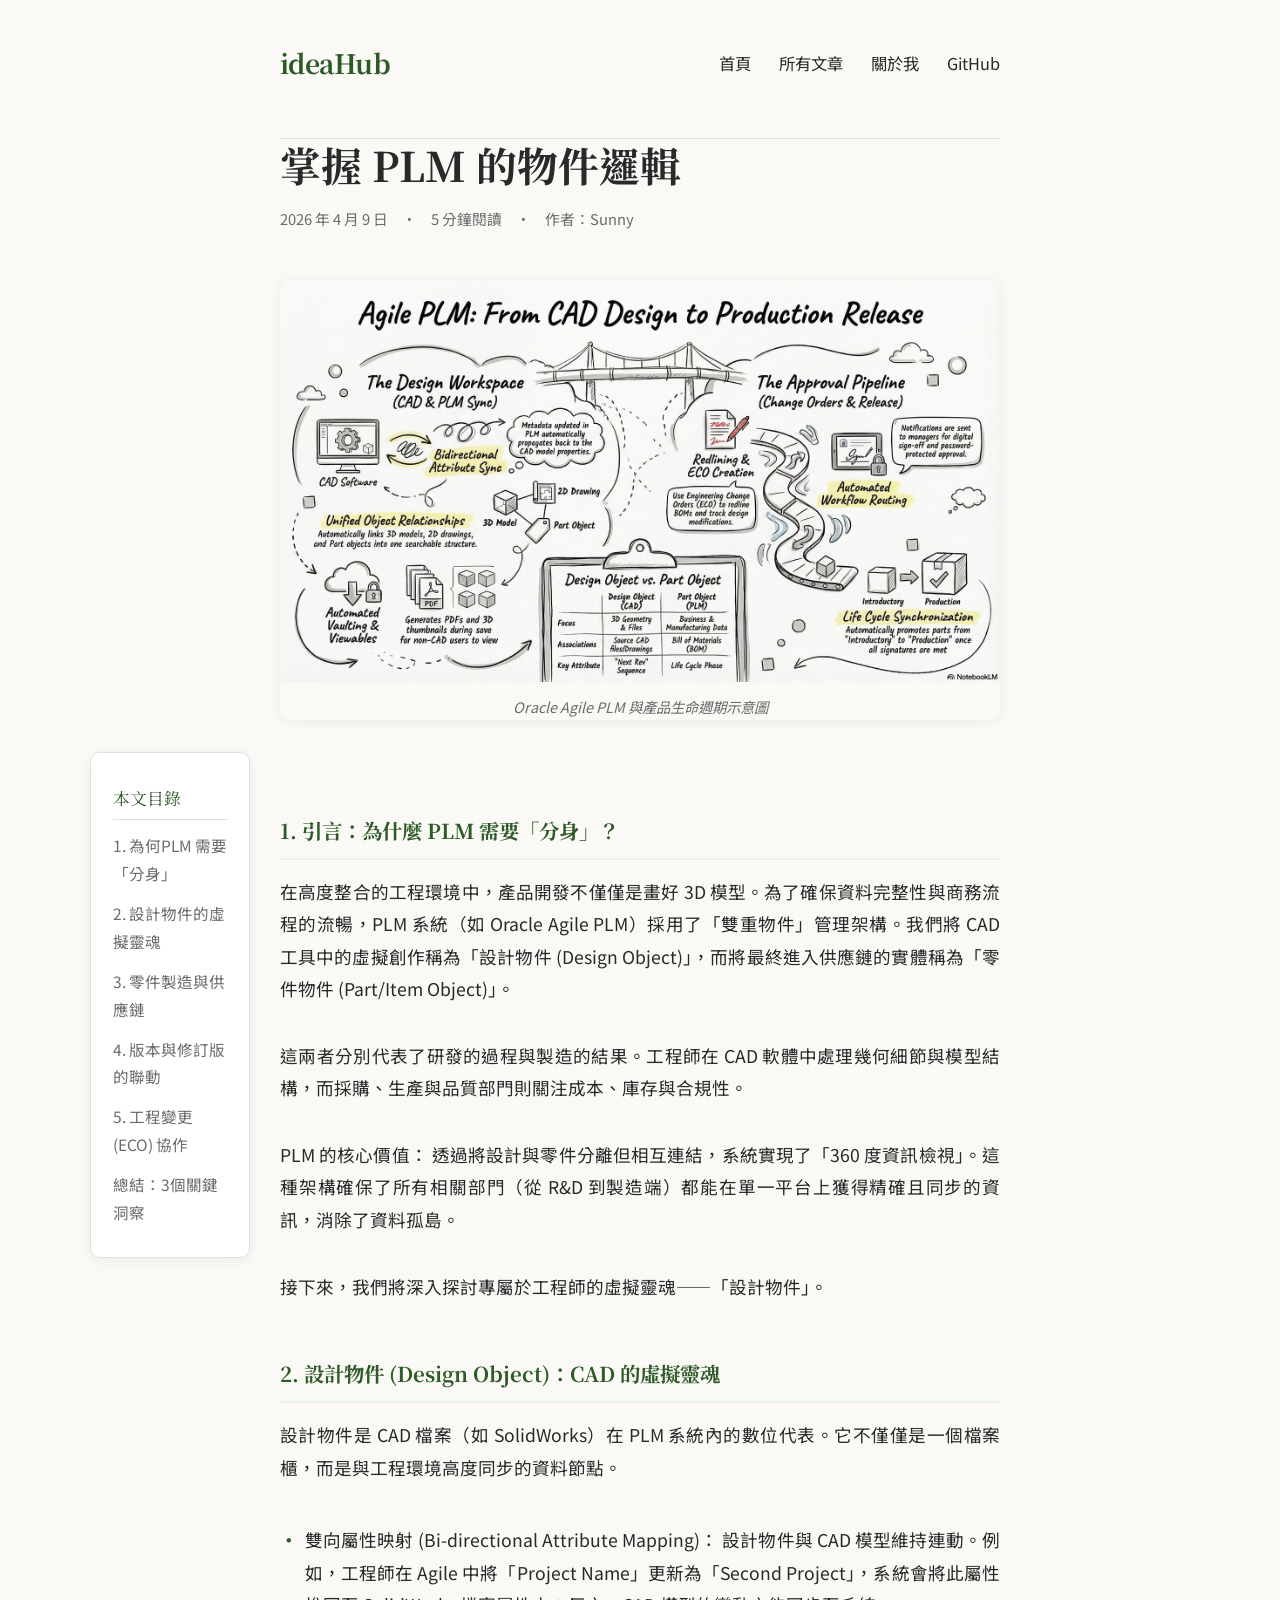
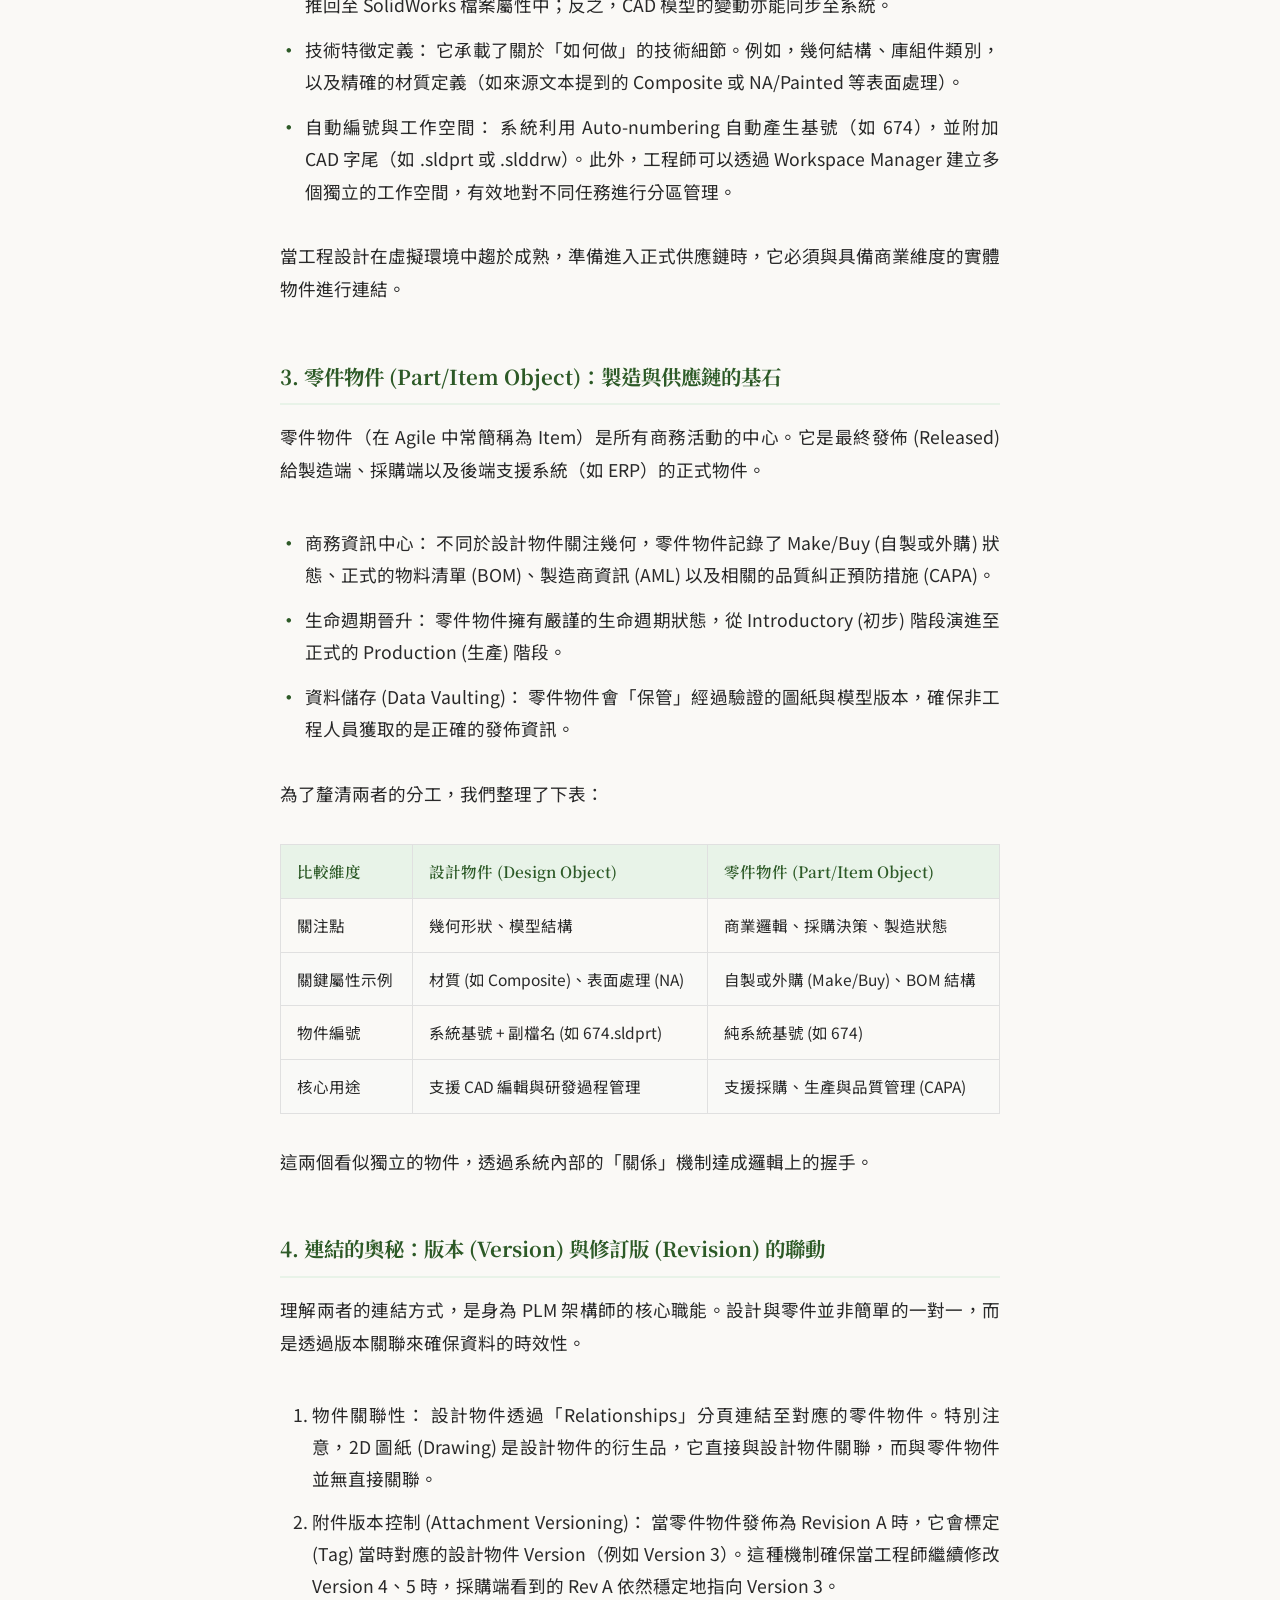
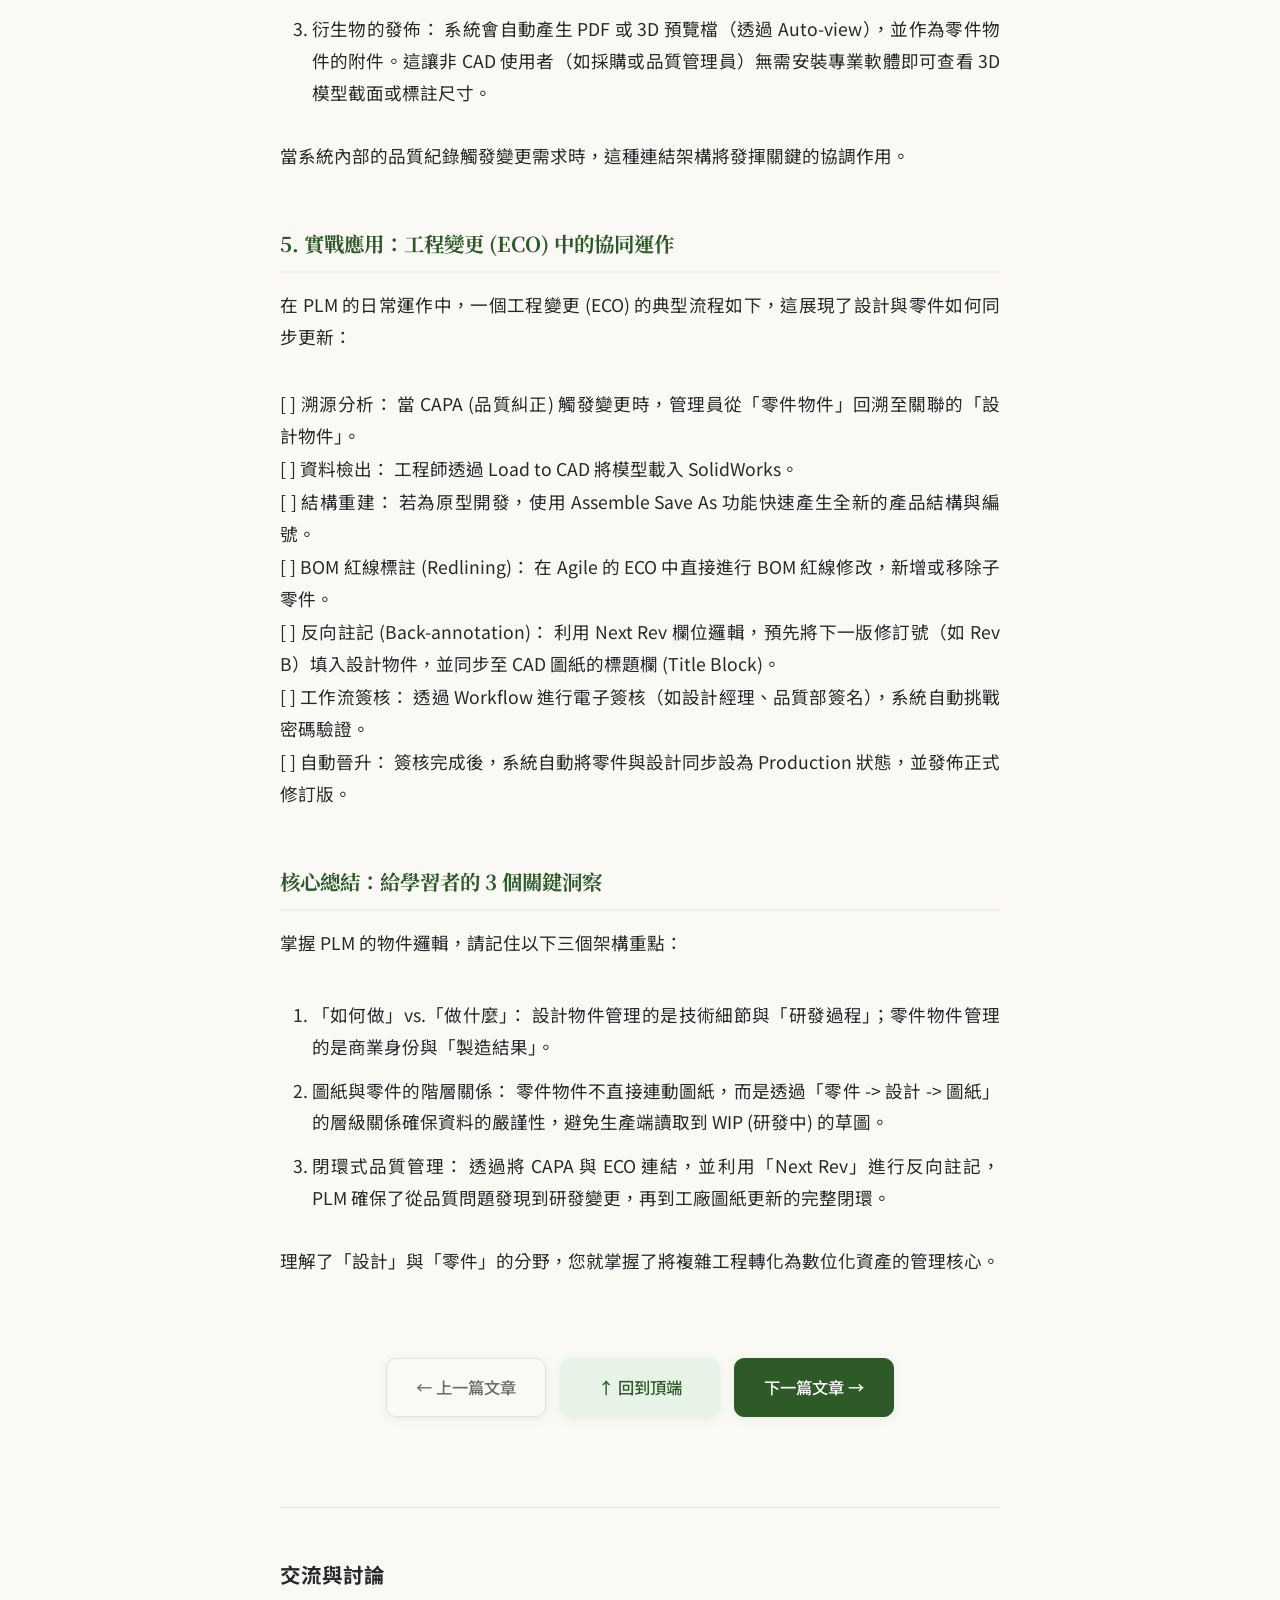
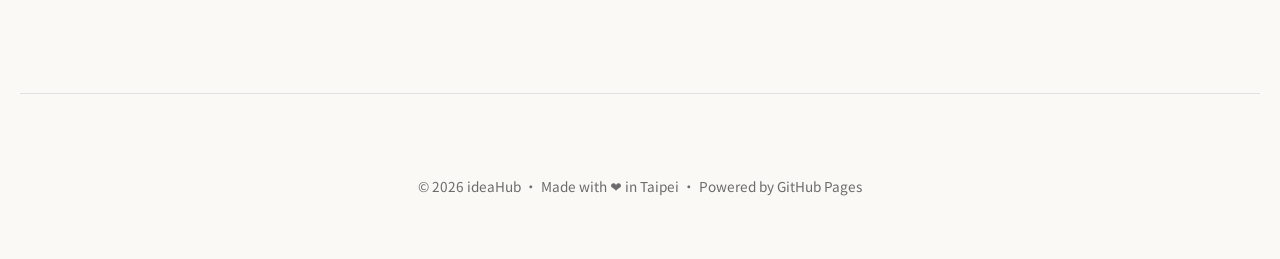
<file: post3.html>
<!DOCTYPE html>
<html lang="zh-TW">
<head>
    <meta charset="UTF-8">
    <meta name="viewport" content="width=device-width, initial-scale=1.0">
    <title>ideaHub | 掌握 PLM 的物件邏輯</title>
    <link rel="icon" href="data:image/svg+xml,<svg xmlns=%22http://www.w3.org/2000/svg%22 viewBox=%220 0 100 100%22><text y=%2290%22 font-size=%2290%22>🌿</text></svg>">
    <link href="https://fonts.googleapis.com/css2?family=Noto+Sans+TC:wght@300;400&family=Noto+Serif+TC:wght@700&display=swap" rel="stylesheet">
    <link rel="stylesheet" href="style.css">
</head>
<body>

    <nav>
        <a href="index.html" class="logo">ideaHub</a>
        <div class="nav-links">
            <a href="index.html">首頁</a>
            <a href="archive.html">所有文章</a>
            <a href="about.html">關於我</a>
            <a href="https://github.com/AH431" target="_blank" rel="noopener">GitHub</a>
        </div>
    </nav>

    <main class="article-container">
        <article>
            <header class="post-header">
                <h1>掌握 PLM 的物件邏輯</h1>
                <div class="post-meta">
                    <span>2026 年 4 月 9 日</span>
                    <span>•</span>
                    <span>5 分鐘閱讀</span>
                    <span>•</span>
                    <span>作者：Sunny</span>
                </div>
            </header>

            <!-- Featured Image -->
            <figure class="featured-image">
                <img src="static/ECO.jpg" alt="Oracle Agile PLM 系統概念圖">
                <figcaption>Oracle Agile PLM 與產品生命週期示意圖</figcaption>
            </figure>

            <div class="content-layout">

            <!-- HackMD 風格：左側 TOC -->
            <div class="toc-sidebar">
                <nav class="toc" aria-label="文章目錄">
<ul>
<li class="toc-title">本文目錄</li><li><a href="#1-引言-為什麼-plm-需要-分身">1. 為何PLM 需要「分身」</a></li>
    <li><a href="#2-設計物件-design-object-cad-的虛擬靈魂">2. 設計物件的虛擬靈魂</a></li>
    <li><a href="#3-零件物件-part-item-object-製造與供應鏈的基石">3. 零件製造與供應鏈</a></li>
    <li><a href="#4-連結的奧秘-版本-version-與修訂版-revision-的聯動">4. 版本與修訂版的聯動</a></li>
    <li><a href="#5-實戰應用-工程變更-eco-中的協同運作">5. 工程變更 (ECO) 協作</a></li>
    <li><a href="#核心總結-給學習者的-3-個關鍵洞察">總結：3個關鍵洞察</a></li></ul></ul>
</nav>
            </div>

            <!-- 正文區域 -->
            <div class="post-main-content">
                <section class="post-content">
                    <h3 id="1-引言-為什麼-plm-需要-分身">1. 引言：為什麼 PLM 需要「分身」？</h3>
<p>在高度整合的工程環境中，產品開發不僅僅是畫好 3D 模型。為了確保資料完整性與商務流程的流暢，PLM 系統（如 Oracle Agile PLM）採用了「雙重物件」管理架構。我們將 CAD 工具中的虛擬創作稱為「設計物件 (Design Object)」，而將最終進入供應鏈的實體稱為「零件物件 (Part/Item Object)」。</p>
<p>這兩者分別代表了研發的過程與製造的結果。工程師在 CAD 軟體中處理幾何細節與模型結構，而採購、生產與品質部門則關注成本、庫存與合規性。</p>
<p>PLM 的核心價值： 透過將設計與零件分離但相互連結，系統實現了「360 度資訊檢視」。這種架構確保了所有相關部門（從 R&amp;D 到製造端）都能在單一平台上獲得精確且同步的資訊，消除了資料孤島。</p>
<p>接下來，我們將深入探討專屬於工程師的虛擬靈魂——「設計物件」。</p>
<h3 id="2-設計物件-design-object-cad-的虛擬靈魂">2. 設計物件 (Design Object)：CAD 的虛擬靈魂</h3>
<p>設計物件是 CAD 檔案（如 SolidWorks）在 PLM 系統內的數位代表。它不僅僅是一個檔案櫃，而是與工程環境高度同步的資料節點。</p>
<ul>
<li>雙向屬性映射 (Bi-directional Attribute Mapping)： 設計物件與 CAD 模型維持連動。例如，工程師在 Agile 中將「Project Name」更新為「Second Project」，系統會將此屬性推回至 SolidWorks 檔案屬性中；反之，CAD 模型的變動亦能同步至系統。</li>
<li>技術特徵定義： 它承載了關於「如何做」的技術細節。例如，幾何結構、庫組件類別，以及精確的材質定義（如來源文本提到的 Composite 或 NA/Painted 等表面處理）。</li>
<li>自動編號與工作空間： 系統利用 Auto-numbering 自動產生基號（如 674），並附加 CAD 字尾（如 .sldprt 或 .slddrw）。此外，工程師可以透過 Workspace Manager 建立多個獨立的工作空間，有效地對不同任務進行分區管理。</li>
</ul>
<p>當工程設計在虛擬環境中趨於成熟，準備進入正式供應鏈時，它必須與具備商業維度的實體物件進行連結。</p>
<h3 id="3-零件物件-part-item-object-製造與供應鏈的基石">3. 零件物件 (Part/Item Object)：製造與供應鏈的基石</h3>
<p>零件物件（在 Agile 中常簡稱為 Item）是所有商務活動的中心。它是最終發佈 (Released) 給製造端、採購端以及後端支援系統（如 ERP）的正式物件。</p>
<ul>
<li>商務資訊中心： 不同於設計物件關注幾何，零件物件記錄了 Make/Buy (自製或外購) 狀態、正式的物料清單 (BOM)、製造商資訊 (AML) 以及相關的品質糾正預防措施 (CAPA)。</li>
<li>生命週期晉升： 零件物件擁有嚴謹的生命週期狀態，從 Introductory (初步) 階段演進至正式的 Production (生產) 階段。</li>
<li>資料儲存 (Data Vaulting)： 零件物件會「保管」經過驗證的圖紙與模型版本，確保非工程人員獲取的是正確的發佈資訊。</li>
</ul>
<p>為了釐清兩者的分工，我們整理了下表：</p>
<table>
<thead>
<tr>
<th>比較維度</th>
<th>設計物件 (Design Object)</th>
<th>零件物件 (Part/Item Object)</th>
</tr>
</thead>
<tbody>
<tr>
<td>關注點</td>
<td>幾何形狀、模型結構</td>
<td>商業邏輯、採購決策、製造狀態</td>
</tr>
<tr>
<td>關鍵屬性示例</td>
<td>材質 (如 Composite)、表面處理 (NA)</td>
<td>自製或外購 (Make/Buy)、BOM 結構</td>
</tr>
<tr>
<td>物件編號</td>
<td>系統基號 + 副檔名 (如 674.sldprt)</td>
<td>純系統基號 (如 674)</td>
</tr>
<tr>
<td>核心用途</td>
<td>支援 CAD 編輯與研發過程管理</td>
<td>支援採購、生產與品質管理 (CAPA)</td>
</tr>
</tbody>
</table>
<p>這兩個看似獨立的物件，透過系統內部的「關係」機制達成邏輯上的握手。</p>
<h3 id="4-連結的奧秘-版本-version-與修訂版-revision-的聯動">4. 連結的奧秘：版本 (Version) 與修訂版 (Revision) 的聯動</h3>
<p>理解兩者的連結方式，是身為 PLM 架構師的核心職能。設計與零件並非簡單的一對一，而是透過版本關聯來確保資料的時效性。</p>
<ol>
<li>物件關聯性： 設計物件透過「Relationships」分頁連結至對應的零件物件。特別注意，2D 圖紙 (Drawing) 是設計物件的衍生品，它直接與設計物件關聯，而與零件物件並無直接關聯。</li>
<li>附件版本控制 (Attachment Versioning)： 當零件物件發佈為 Revision A 時，它會標定 (Tag) 當時對應的設計物件 Version（例如 Version 3）。這種機制確保當工程師繼續修改 Version 4、5 時，採購端看到的 Rev A 依然穩定地指向 Version 3。</li>
<li>衍生物的發佈： 系統會自動產生 PDF 或 3D 預覽檔（透過 Auto-view），並作為零件物件的附件。這讓非 CAD 使用者（如採購或品質管理員）無需安裝專業軟體即可查看 3D 模型截面或標註尺寸。</li>
</ol>
<p>當系統內部的品質紀錄觸發變更需求時，這種連結架構將發揮關鍵的協調作用。</p>
<h3 id="5-實戰應用-工程變更-eco-中的協同運作">5. 實戰應用：工程變更 (ECO) 中的協同運作</h3>
<p>在 PLM 的日常運作中，一個工程變更 (ECO) 的典型流程如下，這展現了設計與零件如何同步更新：</p>
<p>[ ] 溯源分析： 當 CAPA (品質糾正) 觸發變更時，管理員從「零件物件」回溯至關聯的「設計物件」。<br/>
 [ ] 資料檢出： 工程師透過 Load to CAD 將模型載入 SolidWorks。<br/>
 [ ] 結構重建： 若為原型開發，使用 Assemble Save As 功能快速產生全新的產品結構與編號。<br/>
 [ ] BOM 紅線標註 (Redlining)： 在 Agile 的 ECO 中直接進行 BOM 紅線修改，新增或移除子零件。<br/>
 [ ] 反向註記 (Back-annotation)： 利用 Next Rev 欄位邏輯，預先將下一版修訂號（如 Rev B）填入設計物件，並同步至 CAD 圖紙的標題欄 (Title Block)。<br/>
 [ ] 工作流簽核： 透過 Workflow 進行電子簽核（如設計經理、品質部簽名），系統自動挑戰密碼驗證。<br/>
 [ ] 自動晉升： 簽核完成後，系統自動將零件與設計同步設為 Production 狀態，並發佈正式修訂版。</p>
<h3 id="核心總結-給學習者的-3-個關鍵洞察">核心總結：給學習者的 3 個關鍵洞察</h3>
<p>掌握 PLM 的物件邏輯，請記住以下三個架構重點：</p>
<ol>
<li>「如何做」vs.「做什麼」： 設計物件管理的是技術細節與「研發過程」；零件物件管理的是商業身份與「製造結果」。</li>
<li>圖紙與零件的階層關係： 零件物件不直接連動圖紙，而是透過「零件 -&gt; 設計 -&gt; 圖紙」的層級關係確保資料的嚴謹性，避免生產端讀取到 WIP (研發中) 的草圖。</li>
<li>閉環式品質管理： 透過將 CAPA 與 ECO 連結，並利用「Next Rev」進行反向註記，PLM 確保了從品質問題發現到研發變更，再到工廠圖紙更新的完整閉環。</li>
</ol>
<p>理解了「設計」與「零件」的分野，您就掌握了將複雜工程轉化為數位化資產的管理核心。</p>
                </section>

                <!-- ==================== 文末區塊 ==================== -->
                <div class="post-footer">
                    <div class="post-navigation">
                        <div class="nav-buttons">
                            <a href="post2.html" class="btn btn-secondary">← 上一篇文章</a>
                            <a href="#" class="btn btn-top">↑ 回到頂端</a>
                            <a href="post4.html" class="btn btn-primary">下一篇文章 →</a>
                        </div>
                    </div>
                </div>

                <section id="comment-section">
                    <h3>交流與討論</h3>
                    <script src="https://giscus.app/client.js"
        data-repo="AH431/ideaHub"
        data-repo-id="R_kgDONjkuqQ"
        data-category="General"
        data-category-id="DIC_kwDONjkuqc4C6KzI"
        data-mapping="pathname"
        data-strict="0"
        data-reactions-enabled="1"
        data-emit-metadata="0"
        data-input-position="bottom"
        data-theme="preferred_color_scheme"
        data-lang="zh-TW"
        crossorigin="anonymous"
        async>
</script>
                </section>
            </div><!-- end post-main-content -->
            </div><!-- end content-layout -->
        </article>
    </main>

    <footer>
        <p>&copy; 2026 ideaHub • Made with ❤️ in Taipei • Powered by GitHub Pages</p>
    </footer>

    <script data-goatcounter="https://ah431.goatcounter.com/count" async src="//gc.zgo.at/count.js"></script>
</body>
</html>
</file>
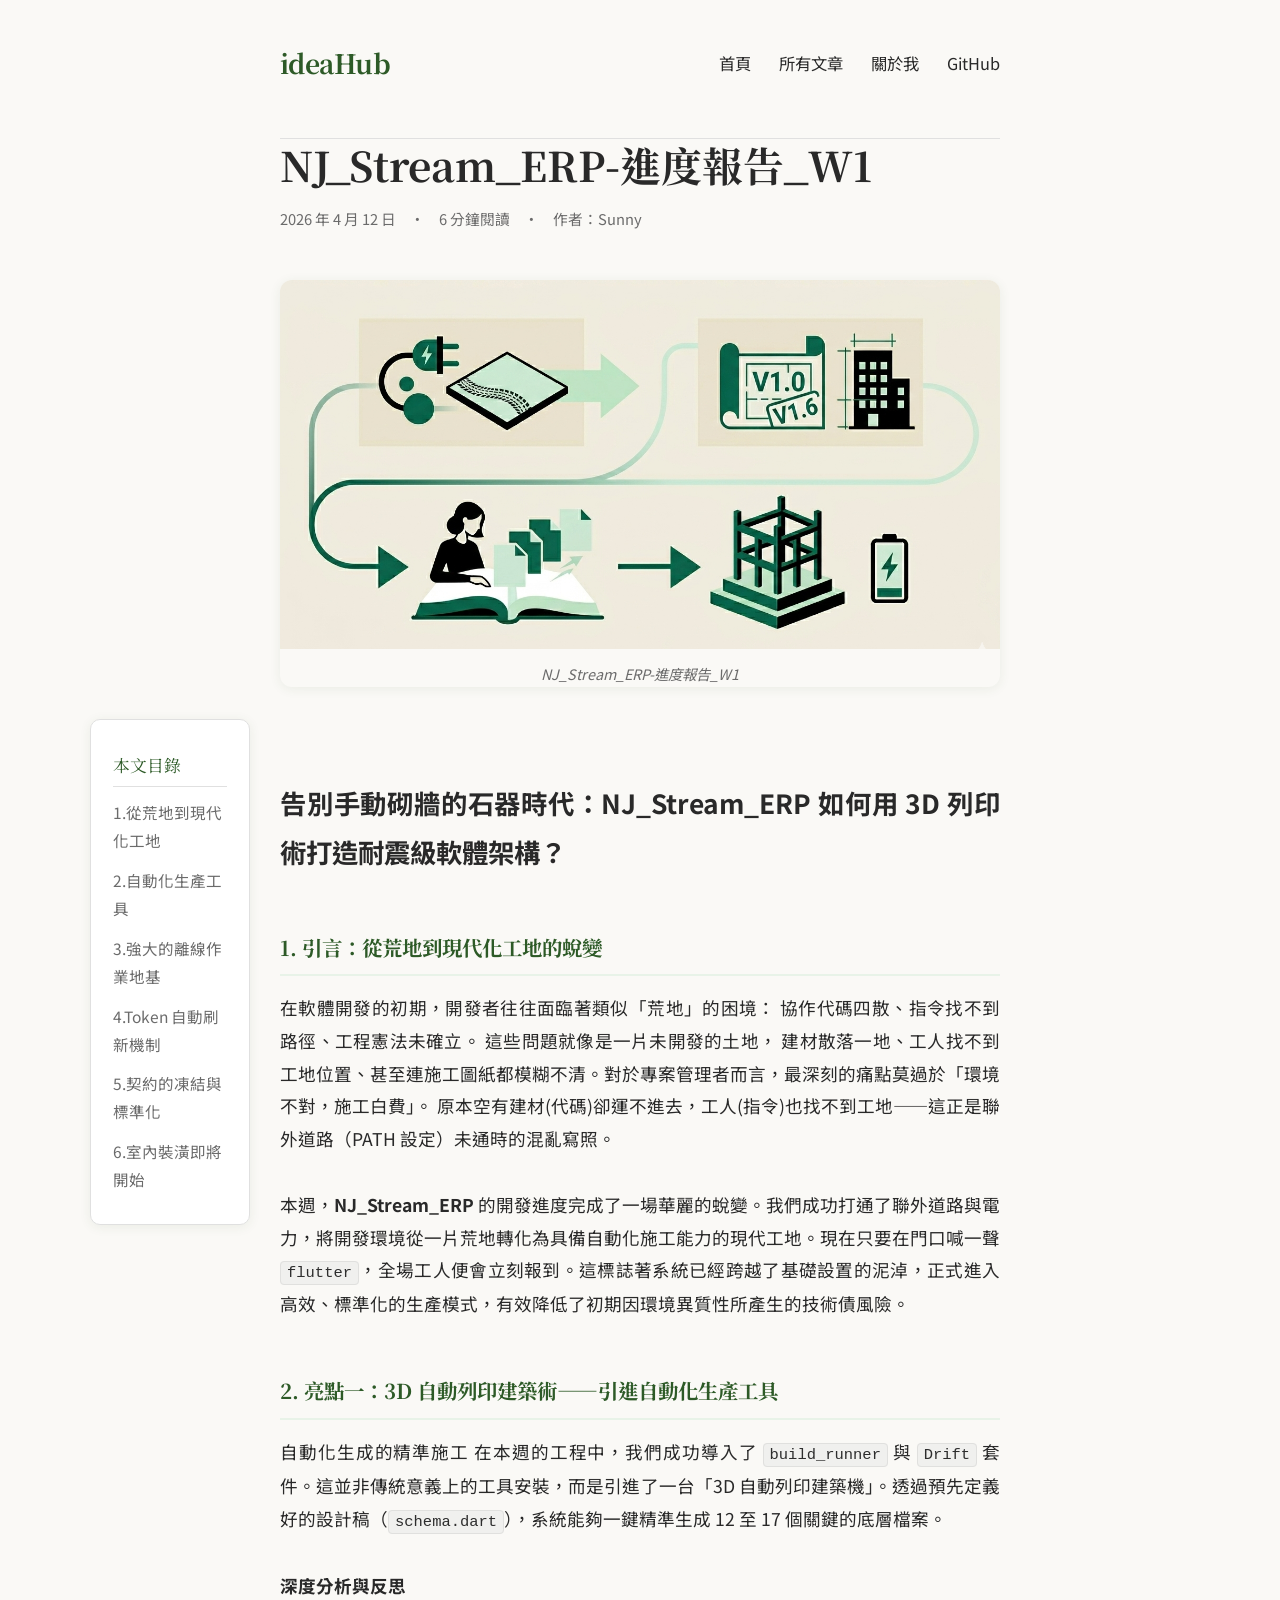
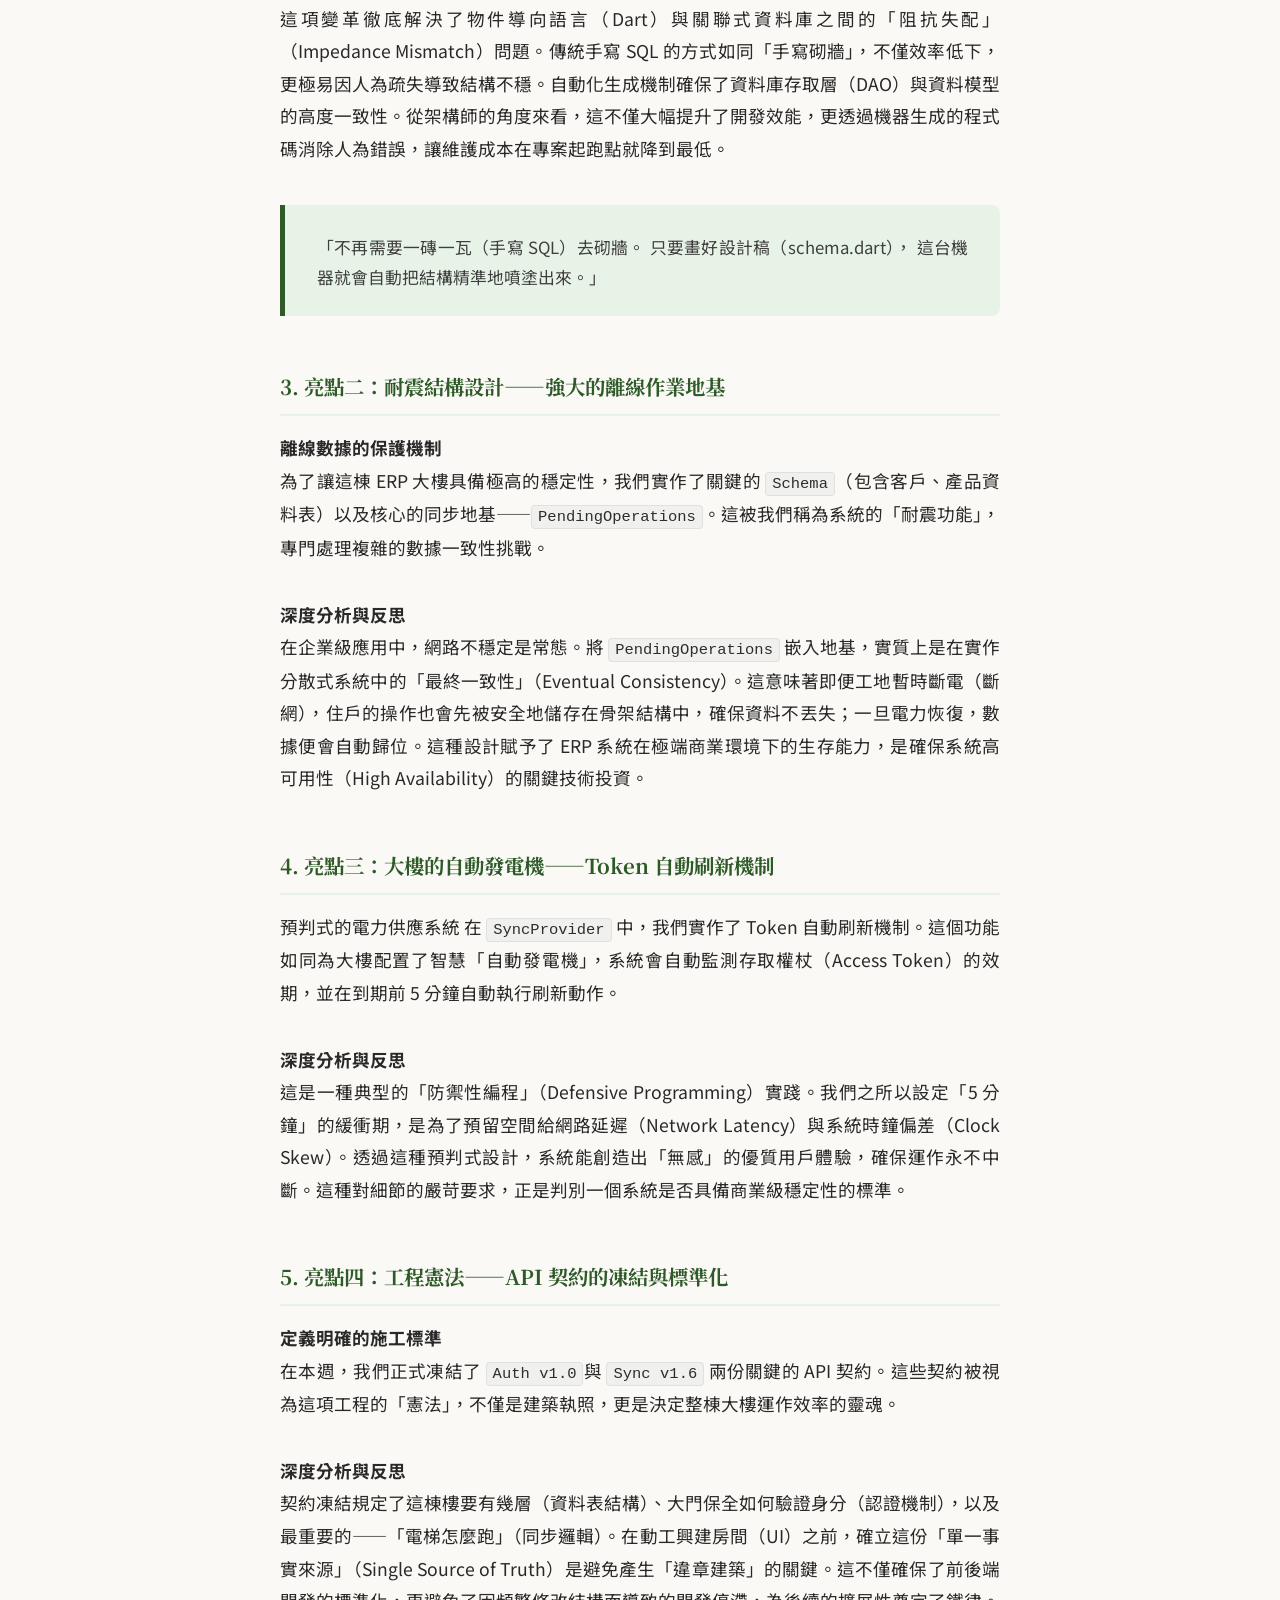
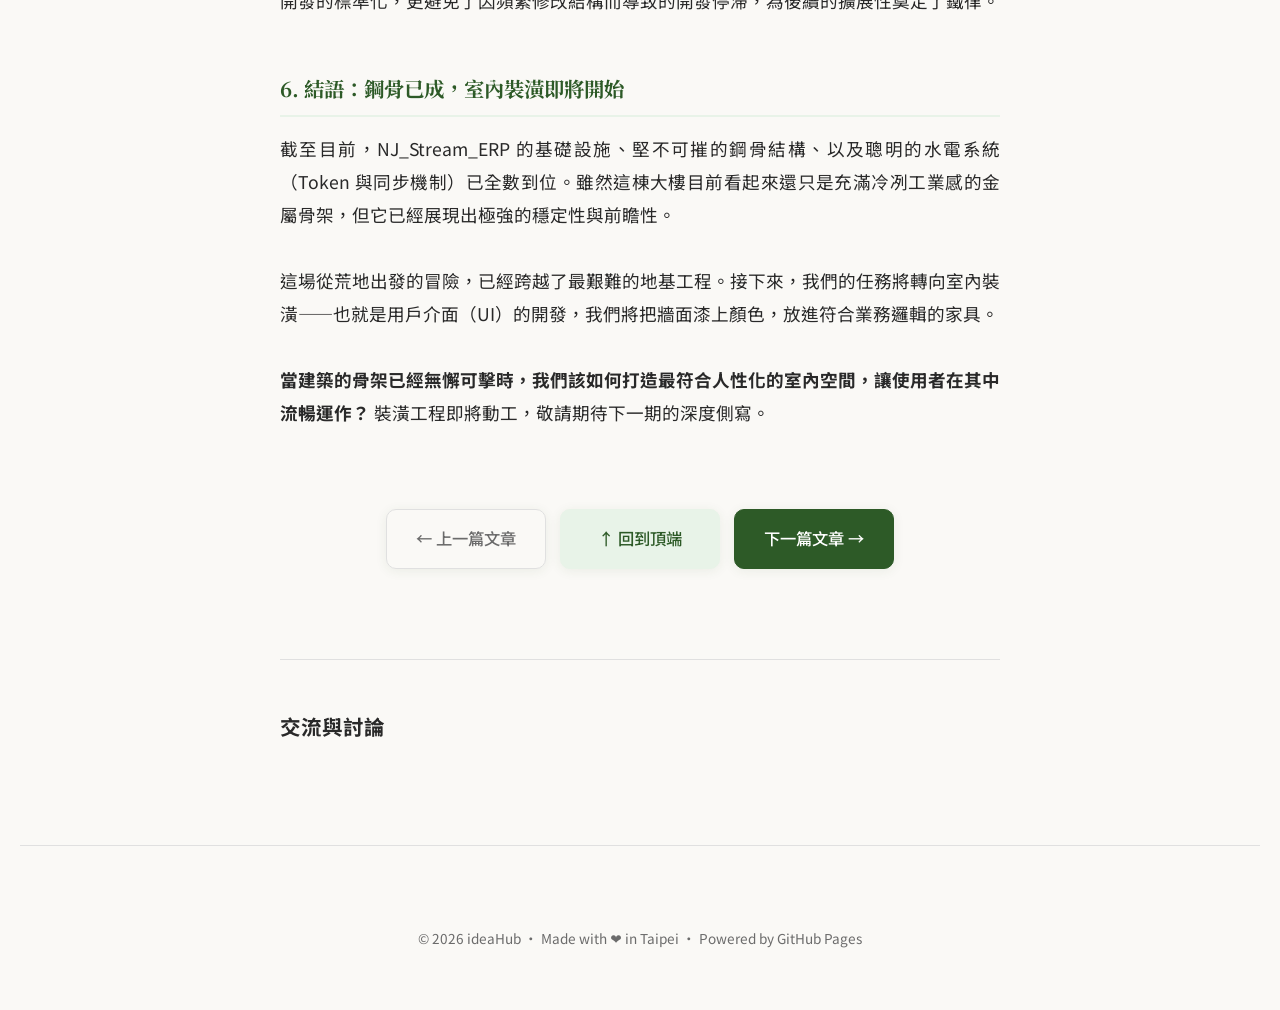
<file: post5.html>
<!DOCTYPE html>
<html lang="zh-TW">
<head>
    <meta charset="UTF-8">
    <meta name="viewport" content="width=device-width, initial-scale=1.0">
    <title>ideaHub | NJ_Stream_ERP：W1 進度報告</title>
    <link rel="icon" href="data:image/svg+xml,<svg xmlns=%22http://www.w3.org/2000/svg%22 viewBox=%220 0 100 100%22><text y=%2290%22 font-size=%2290%22>🌿</text></svg>">
    <link href="https://fonts.googleapis.com/css2?family=Noto+Sans+TC:wght@300;400&family=Noto+Serif+TC:wght@700&display=swap" rel="stylesheet">
    <link rel="stylesheet" href="style.css">
</head>
<body>

    <nav>
        <a href="index.html" class="logo">ideaHub</a>
        <div class="nav-links">
            <a href="index.html">首頁</a>
            <a href="archive.html">所有文章</a>
            <a href="about.html">關於我</a>
            <a href="https://github.com/AH431" target="_blank" rel="noopener">GitHub</a>
        </div>
    </nav>

    <main class="article-container">
        <article>
            <header class="post-header">
                <h1>NJ_Stream_ERP-進度報告_W1</h1>
                <div class="post-meta">
                    <span>2026 年 4 月 12 日</span>
                    <span>•</span>
                    <span>6 分鐘閱讀</span>
                    <span>•</span>
                    <span>作者：Sunny</span>
                </div>
            </header>

            <!-- Featured Image -->
            <figure class="featured-image">
                <img src="static/ERP_W1.png" alt="NJ_Stream_ERP-進度報告_W1">
                <figcaption>NJ_Stream_ERP-進度報告_W1</figcaption>
            </figure>

            <div class="content-layout">

            <!-- HackMD 風格：左側 TOC -->
            <div class="toc-sidebar">
                <nav class="toc" aria-label="文章目錄">
<ul>
<li class="toc-title">本文目錄</li>
        
        <li><a href="#1-引言-從荒地到現代化工地的蛻變" title="1. 引言：從荒地到現代化工地的蛻變">1.從荒地到現代化工地</a></li>
        <li><a href="#2-亮點一-3d-自動列印建築術-引進自動化生產工具" title="2. 亮點一：3D 自動列印建築術——引進自動化生產工具">2.自動化生產工具</a></li>
        <li><a href="#3-亮點二-耐震結構設計-強大的離線作業地基" title="3. 亮點二：耐震結構設計——強大的離線作業地基">3.強大的離線作業地基</a></li>
        <li><a href="#4-亮點三-大樓的自動發電機-token-自動刷新機制" title="4. 亮點三：大樓的自動發電機——Token 自動刷新機制">4.Token 自動刷新機制</a></li>
        <li><a href="#5-亮點四-工程憲法-api-契約的凍結與標準化" title="5. 亮點四：工程憲法——API 契約的凍結與標準化">5.契約的凍結與標準化</a></li>
        <li><a href="#6-結語-鋼骨已成-室內裝潢即將開始" title="6. 結語：鋼骨已成，室內裝潢即將開始">6.室內裝潢即將開始</a></li></ul>
</nav>
            </div>

            <!-- 正文區域 -->
            <div class="post-main-content">
                <section class="post-content">
                    <h2 id="告別手動砌牆的石器時代-nj_stream_erp-如何用-3d-列印術打造耐震級軟體架構">告別手動砌牆的石器時代：NJ_Stream_ERP 如何用 3D 列印術打造耐震級軟體架構？</h2>
<h3 id="1-引言-從荒地到現代化工地的蛻變">1. 引言：從荒地到現代化工地的蛻變</h3>
<p>在軟體開發的初期，開發者往往面臨著類似「荒地」的困境：
    協作代碼四散、指令找不到路徑、工程憲法未確立。
    這些問題就像是一片未開發的土地，
    建材散落一地、工人找不到工地位置、甚至連施工圖紙都模糊不清。對於專案管理者而言，最深刻的痛點莫過於「環境不對，施工白費」。
    原本空有建材(代碼)卻運不進去，工人(指令)也找不到工地——這正是聯外道路（PATH 設定）未通時的混亂寫照。</p>

<p>本週，<strong>NJ_Stream_ERP</strong> 的開發進度完成了一場華麗的蛻變。我們成功打通了聯外道路與電力，將開發環境從一片荒地轉化為具備自動化施工能力的現代工地。現在只要在門口喊一聲 <code>flutter</code>，全場工人便會立刻報到。這標誌著系統已經跨越了基礎設置的泥淖，正式進入高效、標準化的生產模式，有效降低了初期因環境異質性所產生的技術債風險。</p>
<h3 id="2-亮點一-3d-自動列印建築術-引進自動化生產工具">2. 亮點一：3D 自動列印建築術——引進自動化生產工具</h3>
<p>自動化生成的精準施工 在本週的工程中，我們成功導入了 <code>build_runner</code> 與 <code>Drift</code> 套件。這並非傳統意義上的工具安裝，而是引進了一台「3D 自動列印建築機」。透過預先定義好的設計稿（<code>schema.dart</code>），系統能夠一鍵精準生成 12 至 17 個關鍵的底層檔案。</p>
<p><strong>深度分析與反思</strong> <br/>
這項變革徹底解決了物件導向語言（Dart）與關聯式資料庫之間的「阻抗失配」（Impedance Mismatch）問題。傳統手寫 SQL 的方式如同「手寫砌牆」，不僅效率低下，更極易因人為疏失導致結構不穩。自動化生成機制確保了資料庫存取層（DAO）與資料模型的高度一致性。從架構師的角度來看，這不僅大幅提升了開發效能，更透過機器生成的程式碼消除人為錯誤，讓維護成本在專案起跑點就降到最低。</p>
<blockquote>
<p>「不再需要一磚一瓦（手寫 SQL）去砌牆。
    只要畫好設計稿（schema.dart），
    這台機器就會自動把結構精準地噴塗出來。」</p></blockquote>

<h3 id="3-亮點二-耐震結構設計-強大的離線作業地基">3. 亮點二：耐震結構設計——強大的離線作業地基</h3>
<p><strong>離線數據的保護機制</strong><br/>
為了讓這棟 ERP 大樓具備極高的穩定性，我們實作了關鍵的 <code>Schema</code>（包含客戶、產品資料表）以及核心的同步地基——<code>PendingOperations</code>。這被我們稱為系統的「耐震功能」，專門處理複雜的數據一致性挑戰。</p>
<p><strong>深度分析與反思</strong> <br/>
在企業級應用中，網路不穩定是常態。將 <code>PendingOperations</code> 嵌入地基，實質上是在實作分散式系統中的「最終一致性」（Eventual Consistency）。這意味著即便工地暫時斷電（斷網），住戶的操作也會先被安全地儲存在骨架結構中，確保資料不丟失；一旦電力恢復，數據便會自動歸位。這種設計賦予了 ERP 系統在極端商業環境下的生存能力，是確保系統高可用性（High Availability）的關鍵技術投資。</p>
<h3 id="4-亮點三-大樓的自動發電機-token-自動刷新機制">4. 亮點三：大樓的自動發電機——Token 自動刷新機制</h3>
<p>預判式的電力供應系統 在 <code>SyncProvider</code> 中，我們實作了 Token 自動刷新機制。這個功能如同為大樓配置了智慧「自動發電機」，系統會自動監測存取權杖（Access Token）的效期，並在到期前 5 分鐘自動執行刷新動作。</p>
<p><strong>深度分析與反思</strong> <br/>
這是一種典型的「防禦性編程」（Defensive Programming）實踐。我們之所以設定「5 分鐘」的緩衝期，是為了預留空間給網路延遲（Network Latency）與系統時鐘偏差（Clock Skew）。透過這種預判式設計，系統能創造出「無感」的優質用戶體驗，確保運作永不中斷。這種對細節的嚴苛要求，正是判別一個系統是否具備商業級穩定性的標準。</p>
<h3 id="5-亮點四-工程憲法-api-契約的凍結與標準化">5. 亮點四：工程憲法——API 契約的凍結與標準化</h3>
<p><strong>定義明確的施工標準</strong> <br/>
在本週，我們正式凍結了 <code>Auth v1.0</code>與 <code>Sync v1.6</code> 兩份關鍵的 API 契約。這些契約被視為這項工程的「憲法」，不僅是建築執照，更是決定整棟大樓運作效率的靈魂。</p>
<p><strong>深度分析與反思</strong> <br/>
契約凍結規定了這棟樓要有幾層（資料表結構）、大門保全如何驗證身分（認證機制），以及最重要的——「電梯怎麼跑」（同步邏輯）。在動工興建房間（UI）之前，確立這份「單一事實來源」（Single Source of Truth）是避免產生「違章建築」的關鍵。這不僅確保了前後端開發的標準化，更避免了因頻繁修改結構而導致的開發停滯，為後續的擴展性奠定了鐵律。</p>
<h3 id="6-結語-鋼骨已成-室內裝潢即將開始">6. 結語：鋼骨已成，室內裝潢即將開始</h3>
<p>截至目前，NJ_Stream_ERP 的基礎設施、堅不可摧的鋼骨結構、以及聰明的水電系統（Token 與同步機制）已全數到位。雖然這棟大樓目前看起來還只是充滿冷冽工業感的金屬骨架，但它已經展現出極強的穩定性與前瞻性。</p>
<p>這場從荒地出發的冒險，已經跨越了最艱難的地基工程。接下來，我們的任務將轉向室內裝潢——也就是用戶介面（UI）的開發，我們將把牆面漆上顏色，放進符合業務邏輯的家具。</p>
<p><strong>當建築的骨架已經無懈可擊時，我們該如何打造最符合人性化的室內空間，讓使用者在其中流暢運作？</strong> 裝潢工程即將動工，敬請期待下一期的深度側寫。</p>
                </section>

                <!-- ==================== 文末區塊 ==================== -->
                <div class="post-footer">
                    <div class="post-navigation">
                        <div class="nav-buttons">
                            <a href="post4.html" class="btn btn-secondary">← 上一篇文章</a>
                            <a href="#" class="btn btn-top">↑ 回到頂端</a>
                            <a href="post6.html" class="btn btn-primary">下一篇文章 →</a>
                        </div>
                    </div>
                </div>

                <section id="comment-section">
                    <h3>交流與討論</h3>
                    <script src="https://giscus.app/client.js"
        data-repo="AH431/ideaHub"
        data-repo-id="R_kgDONjkuqQ"
        data-category="General"
        data-category-id="DIC_kwDONjkuqc4C6KzI"
        data-mapping="pathname"
        data-strict="0"
        data-reactions-enabled="1"
        data-emit-metadata="0"
        data-input-position="bottom"
        data-theme="preferred_color_scheme"
        data-lang="zh-TW"
        crossorigin="anonymous"
        async>
</script>
                </section>
            </div><!-- end post-main-content -->
            </div><!-- end content-layout -->
        </article>
    </main>

    <footer>
        <p>&copy; 2026 ideaHub • Made with ❤️ in Taipei • Powered by GitHub Pages</p>
    </footer>

    <script data-goatcounter="https://ah431.goatcounter.com/count" async src="//gc.zgo.at/count.js"></script>
</body>
</html>
</file>
<file: style.css>
/* =============================================
   ideaHub — 全域樣式表 (2026版)
   ============================================= */

/* --- CSS 變數 (主題設定) --- */
:root {
    --bg-color: #FAF9F6;
    --text-color: #292929;
    --primary-green: #2D5A27;
    --accent-green: #E8F3E8;
    --secondary-text: #6B6B6B;
    --border-color: #e0e0e0;
    --card-bg: #ffffff;
    --shadow-sm: 0 2px 12px rgba(45, 90, 39, 0.08);
    --shadow-md: 0 10px 25px rgba(45, 90, 39, 0.12);
    --max-width: 720px;
    --font-body: 'Noto Sans TC', system-ui, sans-serif;
    --font-serif: 'Noto Serif TC', Georgia, serif;
    --font-size-base: 1.1rem;
}

/* --- 基底重置與全域樣式 --- */
* {
    margin: 0;
    padding: 0;
    box-sizing: border-box;
}

body {
    background-color: var(--bg-color);
    color: var(--text-color);
    font-family: var(--font-body);
    font-size: var(--font-size-base);
    line-height: 1.8;
    padding: 0 20px;
}

/* --- 導覽列 --- */
nav {
    max-width: var(--max-width);
    margin: 0 auto;
    padding: 40px 0 50px;
    display: flex;
    justify-content: space-between;
    align-items: center;
    border-bottom: 1px solid var(--border-color);
}

.logo {
    font-family: var(--font-serif);
    font-size: 1.65rem;
    color: var(--primary-green);
    text-decoration: none;
    font-weight: 700;
    letter-spacing: -0.02em;
}

.nav-links {
    display: flex;
    gap: 28px;
    font-size: 1.02rem;
}

.nav-links a {
    color: var(--text-color);
    text-decoration: none;
    transition: color 0.25s ease;
}

.nav-links a:hover,
.nav-links a:focus {
    color: var(--primary-green);
}

/* --- 主要容器（非文章頁用） --- */
main {
    max-width: var(--max-width);
    margin: 0 auto;
}

/* --- 文章標頭與 Meta --- */
.post-header {
    margin-bottom: 48px;
}

h1 {
    font-family: var(--font-serif);
    font-size: 2.55rem;
    line-height: 1.25;
    margin-bottom: 16px;
    font-weight: 700;
}

.post-meta {
    color: var(--secondary-text);
    font-size: 0.92rem;
    display: flex;
    flex-wrap: wrap;
    gap: 14px;
    align-items: center;
}

.post-meta span {
    display: inline-flex;
    align-items: center;
}

/* --- 文章內容 --- */
.post-content {
    max-width: 720px;
    margin: 60px auto 0;
    font-size: var(--font-size-base);
    line-height: 1.85;
    text-align: justify;
}

.post-content p {
    margin-bottom: 34px;
}

.post-content h3 {
    font-family: var(--font-serif);
    font-size: 1.28rem;
    color: var(--primary-green);
    margin: 52px 0 16px;
    padding-bottom: 8px;
    border-bottom: 2px solid var(--accent-green);
}

.post-content ul {
    list-style: none;
    margin: 0 0 26px 0;
    padding: 0;
}

.post-content ul li {
    padding: 6px 0 6px 1.4em;
    position: relative;
}

.post-content ul li::before {
    content: '•';
    position: absolute;
    left: 0;
    color: var(--primary-green);
    font-weight: bold;
}

/* 有序清單 */
.post-content ol {
    padding-left: 1.8em;
    margin: 0 0 26px 0;
}

.post-content ol li {
    padding: 6px 0;
    line-height: 1.8;
}

/* Blockquote 樣式（Medium 風格） */
.post-content blockquote {
    border-left: 5px solid var(--primary-green);
    background: var(--accent-green);
    padding: 28px 32px;
    margin: 40px 0;
    border-radius: 0 8px 8px 0;
    color: #3f3f3f;
    font-size: 1.05rem;
    line-height: 1.75;
}

/* --- 表格樣式 --- */
.post-content table {
    width: 100%;
    border-collapse: collapse;
    margin: 32px 0;
    font-size: 0.97rem;
}

.post-content th,
.post-content td {
    border: 1px solid var(--border-color);
    padding: 12px 16px;
    text-align: left;
    vertical-align: top;
}

.post-content th {
    background: var(--accent-green);
    color: var(--primary-green);
    font-weight: 600;
    font-family: var(--font-serif);
}

.post-content tr:nth-child(even) td {
    background: #f9f9f7;
}

/* --- 現代標籤樣式 --- */
.keywords {
    display: flex;
    flex-wrap: wrap;
    gap: 10px;
    margin: 28px 0 32px;
}

.keywords span {
    background: var(--accent-green);
    color: var(--primary-green);
    font-size: 0.86rem;
    padding: 6px 14px;
    border-radius: 9999px;
    white-space: nowrap;
}

/* --- 文章目錄 (Table of Contents) --- */
.toc {
    background: var(--card-bg);
    border: 1px solid var(--border-color);
    border-radius: 10px;
    padding: 24px 22px;
    box-shadow: var(--shadow-sm);
    font-size: 0.97rem;
    position: sticky;
    top: 20px;
    width: 160px;
    margin-left: calc(-160px - 30px); /* 右框線距正文左側 30px */
}

.toc h4 {
    font-family: var(--font-serif);
    font-size: 1.05rem;
    color: var(--primary-green);
    margin-bottom: 14px;
}

.toc-title {
    font-family: var(--font-serif);
    font-size: 1.05rem;
    color: var(--primary-green);
    margin-bottom: 6px;
    padding-bottom: 6px;
    border-bottom: 1px solid var(--border-color);
    list-style: none;
}

.toc ul {
    list-style: none;
}

.toc li {
    padding: 6px 0;
}

.toc a {
    color: var(--secondary-text);
    text-decoration: none;
    transition: color 0.2s ease;
}

.toc a:hover,
.toc a:focus {
    color: var(--primary-green);
}

/* --- 近期文章卡片 --- */
.recent-posts {
    margin-top: 70px;
    padding-top: 48px;
    border-top: 1px solid var(--border-color);
}

.recent-posts h2 {
    font-family: var(--font-serif);
    font-size: 1.25rem;
    color: var(--primary-green);
    margin-bottom: 28px;
}

.post-card {
    background: var(--card-bg);
    padding: 28px 26px;
    border-radius: 12px;
    border: 1px solid transparent;
    margin-bottom: 20px;
    box-shadow: var(--shadow-sm);
    transition: all 0.35s cubic-bezier(0.4, 0, 0.2, 1);
}

.post-card:last-child {
    margin-bottom: 0;
}

.post-card:hover {
    border-color: var(--accent-green);
    box-shadow: var(--shadow-md);
    transform: translateY(-4px);
}

.post-card-meta {
    font-size: 0.85rem;
    color: var(--secondary-text);
    display: flex;
    gap: 14px;
    margin-bottom: 10px;
}

.post-card h3 {
    font-family: var(--font-serif);
    font-size: 1.18rem;
    font-weight: 500;
    margin-bottom: 10px;
    line-height: 1.35;
}

.post-card h3 a {
    color: var(--text-color);
    text-decoration: none;
    transition: color 0.25s ease;
}

.post-card h3 a:hover {
    color: var(--primary-green);
}

.post-card-excerpt {
    font-size: 0.96rem;
    color: var(--secondary-text);
    line-height: 1.65;
    display: -webkit-box;
    -webkit-line-clamp: 2;
    -webkit-box-orient: vertical;
    overflow: hidden;
}

/* --- 訪客計數 --- */
.visitor-stats {
    margin-top: 20px;  /* 數值越大，間隔越開 */
    background: var(--accent-green);
    padding: 8px 18px;
    border-radius: 9999px;
    font-size: 0.9rem;
    color: var(--primary-green);
}

/* 訪客統計群組 */
.visitor-stats-group {
    display: flex;
    flex-wrap: wrap;
    gap: 16px;
    justify-content: center;
    margin-top: 20px;
}

/* --- 留言區 --- */
#comment-section {
    margin-top: 90px;
    padding-top: 48px;
    border-top: 1px solid var(--border-color);
}

/* --- 頁尾 --- */
footer {
    text-align: center;
    padding: 80px 0 60px;
    color: var(--secondary-text);
    font-size: 0.85rem;
    border-top: 1px solid var(--border-color);
    margin-top: 100px;
}

/* --- 響應式調整（小螢幕全域） --- */
@media (max-width: 680px) {
    h1 {
        font-size: 2.1rem;
    }

    nav {
        padding: 28px 0 40px;
        flex-direction: column;
        gap: 20px;
        align-items: flex-start;
    }

    .nav-links {
        gap: 20px;
        font-size: 1rem;
    }

    .post-card {
        padding: 24px 20px;
    }
}

/* --- Focus 可訪問性增強 --- */
a:focus-visible {
    outline: 2px solid var(--primary-green);
    outline-offset: 4px;
    border-radius: 4px;
}

/* ==================== 文章底部導航 ==================== */
.post-navigation {
    margin-bottom: 20px;
}

.nav-buttons {
    display: flex;
    flex-wrap: wrap;
    gap: 14px;
    justify-content: center;
}

.btn {
    display: inline-flex;
    align-items: center;
    justify-content: center;
    padding: 14px 28px;
    border-radius: 10px;
    font-size: 1.02rem;
    font-weight: 500;
    text-decoration: none;
    transition: all 0.35s cubic-bezier(0.4, 0, 0.2, 1);
    box-shadow: var(--shadow-sm);
    min-width: 160px;
    background: var(--card-bg);
    border: 1px solid var(--border-color);
}

.btn:hover {
    transform: translateY(-4px);
    box-shadow: var(--shadow-md);
}

.btn-top      { background: var(--accent-green); color: var(--primary-green); border-color: var(--accent-green); }
.btn-primary  { background: var(--primary-green); color: white; border-color: var(--primary-green); }
.btn-secondary { background: transparent; color: var(--secondary-text); border: 1px solid var(--border-color); }

.btn-top:hover      { background: var(--primary-green); color: white; border-color: var(--primary-green); }
.btn-primary:hover  { background: #23421f; border-color: #23421f; }
.btn-secondary:hover { background: var(--accent-green); color: var(--primary-green); border-color: var(--accent-green); }

/* 喜歡這篇文章按鈕 */
.post-engagement {
    text-align: center;
    margin: 32px 0 40px;
}

.post-engagement p {
    font-size: 1.08rem;
    color: var(--secondary-text);
    margin-bottom: 14px;
}

.like-btn {
    background: var(--accent-green);
    color: var(--primary-green);
    border: none;
    padding: 14px 32px;
    font-size: 1.05rem;
    border-radius: 9999px;
    cursor: pointer;
    transition: all 0.3s ease;
}

.like-btn:hover {
    background: var(--primary-green);
    color: white;
    transform: scale(1.05);
}

/* ==================== HackMD 風格左側 TOC 版面 ==================== */

/* 文章頁最外層容器：置中、限寬 */
.article-container {
    max-width: 1120px;
    margin: 0 auto;
    padding: 0 20px;
    position: relative;
}

/* 正文欄容器：與標題同寬置中 */
.content-layout {
    display: flex;
    align-items: flex-start;
    max-width: 720px;
    margin: 0 auto;
}

/* 左側 TOC 欄：flex 寬度為 0，不擠壓正文欄；align-self: stretch 讓高度撐滿文章，sticky 才有範圍可動 */
.toc-sidebar {
    width: 0;
    flex-shrink: 0;
    overflow: visible;
    align-self: stretch;
}

/* 右側正文欄：填滿 content-layout */
.post-main-content {
    flex: 1;
    min-width: 0;
}

/* Featured Image 與標題：在正文欄內置中，寬度一致 */
.post-header,
.featured-image {
    max-width: 720px;
    margin-left: auto;
    margin-right: auto;
}

.featured-image {
    margin: 36px auto 32px;
    border-radius: 12px;
    overflow: hidden;
    box-shadow: var(--shadow-sm);
}

.featured-image img {
    width: 100%;
    height: auto;
    display: block;
}

.featured-image figcaption {
    text-align: center;
    font-size: 0.9rem;
    color: var(--secondary-text);
    margin-top: 12px;
    font-style: italic;
}

/* Hashtag 關鍵字標籤列 */
.post-tags {
    margin: 32px 0 8px;
    display: flex;
    flex-wrap: wrap;
    gap: 8px;
}

.post-tag {
    display: inline-block;
    padding: 3px 10px;
    border-radius: 20px;
    background: var(--tag-bg, #f0f4f8);
    color: var(--secondary-text, #64748b);
    font-size: 0.82rem;
    font-weight: 500;
    letter-spacing: 0.01em;
}

/* 文末區塊 */
.post-footer {
    max-width: 720px;
    margin: 60px auto 0;
    padding-top: 20px;
}

/* ==================== 響應式 ==================== */

/* 小於 920px：sidebar 收回正文上方，所有寬度重置為全寬 */
@media (max-width: 920px) {
    .content-layout {
        max-width: 100%;
    }

    .toc-sidebar {
        width: 100%;
        overflow: hidden;
        
    }

    .toc {
        position: static;
        width: auto;
        margin-left: 0;
    }

    .post-main-content,
    .post-header,
    .featured-image,
    .post-content,
    .post-footer {
        max-width: 100%;
        margin-left: 0;
        margin-right: 0;
    }
}

/* 小於 600px：按鈕全寬堆疊 */
@media (max-width: 600px) {
    .nav-buttons {
        flex-direction: column;
        align-items: center;
    }

    .btn {
        width: 100%;
        max-width: 320px;
    }
}

/* 移除引言內最後一個段落的下邊距，防止空間重疊 */
.post-content blockquote p:last-child {
    margin-bottom: 0;
}

/* 如果你希望視覺更緊湊，可以微調 blockquote 的 padding 或 margin */
.post-content blockquote {
    padding: 28px 32px 24px; /* 稍微減少一點點底部的內邊距 */
}

/* --- 程式碼區塊樣式 --- */

/* 行內程式碼（`單行`) */
.post-content code {
    background: #f0f0ee;
    color: #2d2d2d;
    font-family: 'Cascadia Code', 'Fira Code', 'Courier New', monospace;
    font-size: 0.88em;
    padding: 2px 6px;
    border-radius: 4px;
    border: 1px solid #e0e0de;
}

/* 多行程式碼區塊（``` ... ```）*/
.post-content pre {
    background: #f5f5f3;
    border: 1px solid #e0e0de;
    border-radius: 8px;
    padding: 20px 24px;
    margin: 28px 0;
    overflow-x: auto;
    line-height: 1.6;
}

/* pre 內的 code 重置行內樣式，避免雙層背景 */
.post-content pre code {
    background: none;
    border: none;
    padding: 0;
    font-size: 0.9rem;
    color: inherit;
}

/* codehilite 包裝 div（Pygments 高亮時輸出） */
.post-content .codehilite {
    background: #f5f5f3;
    border: 1px solid #e0e0de;
    border-radius: 8px;
    margin: 28px 0;
    overflow-x: auto;
}

.post-content .codehilite pre {
    background: none;
    border: none;
    border-radius: 0;
    margin: 0;
    padding: 20px 24px;
}
</file>
